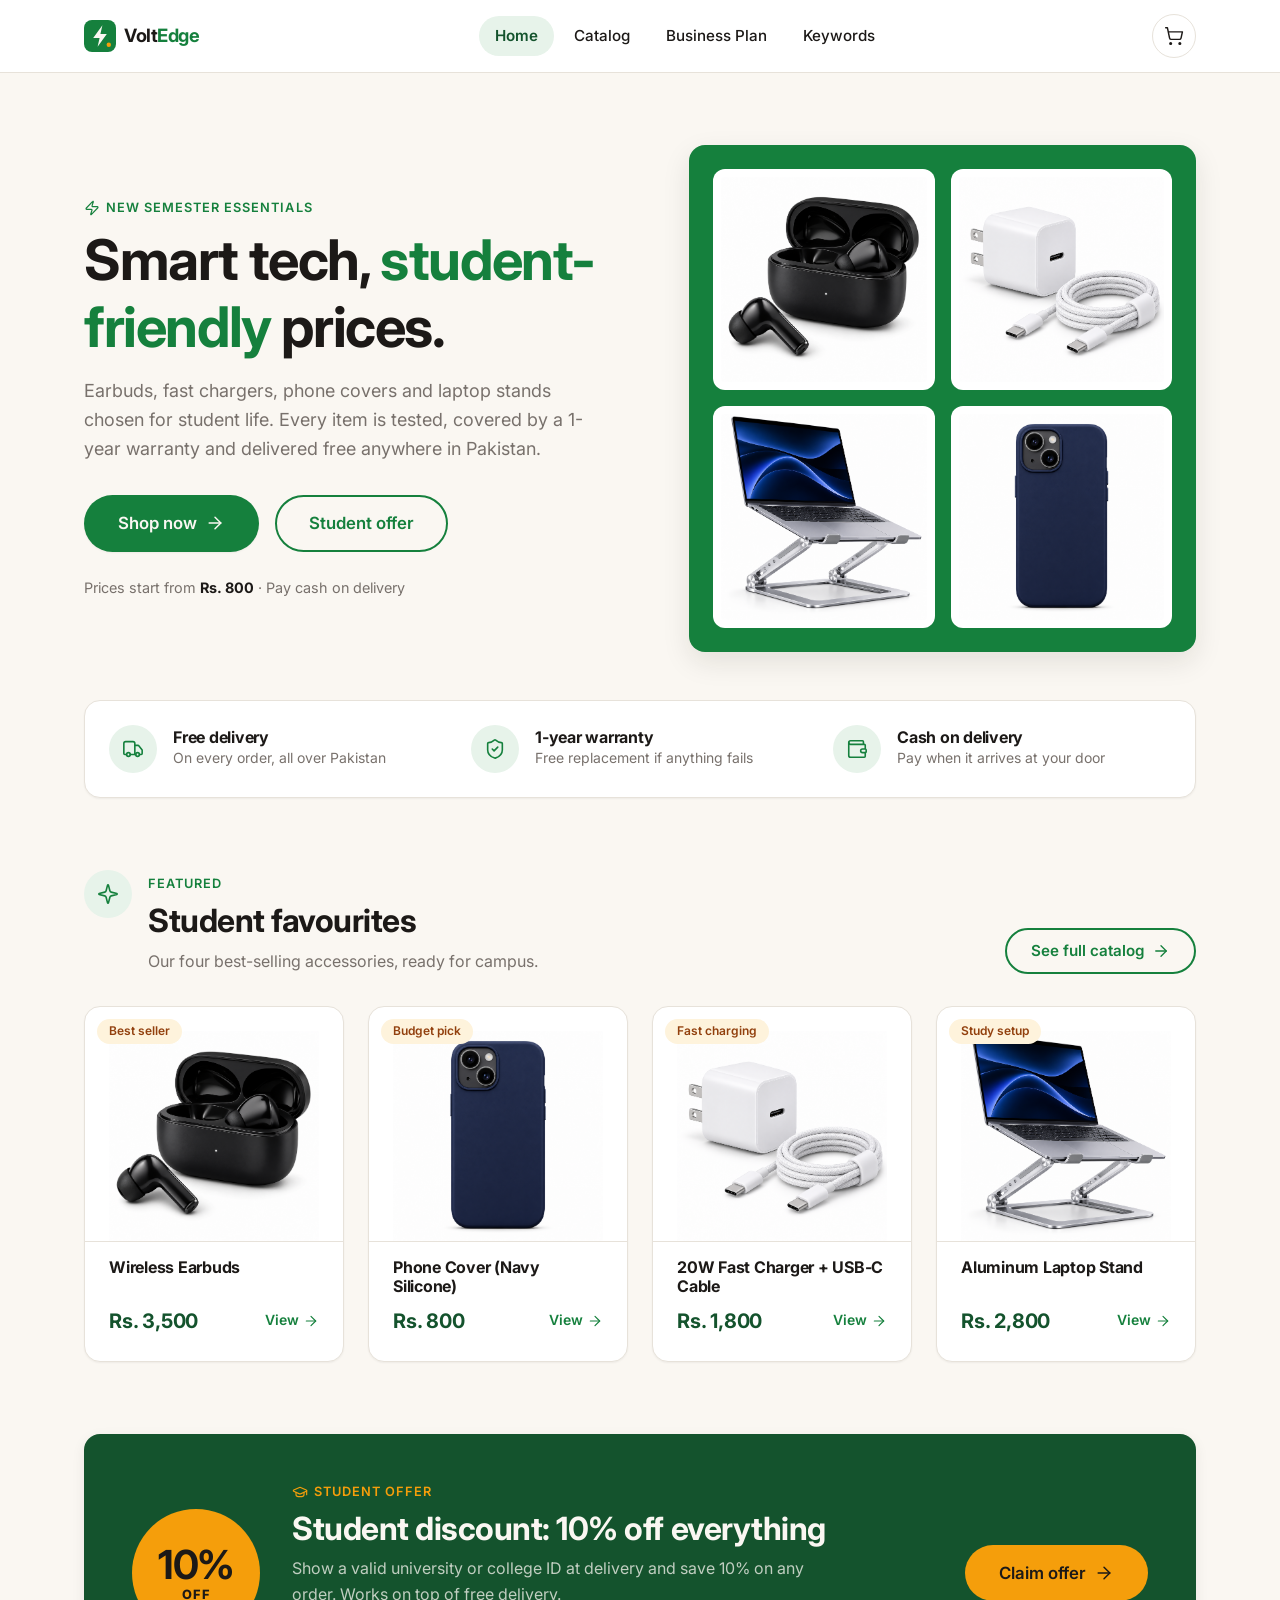
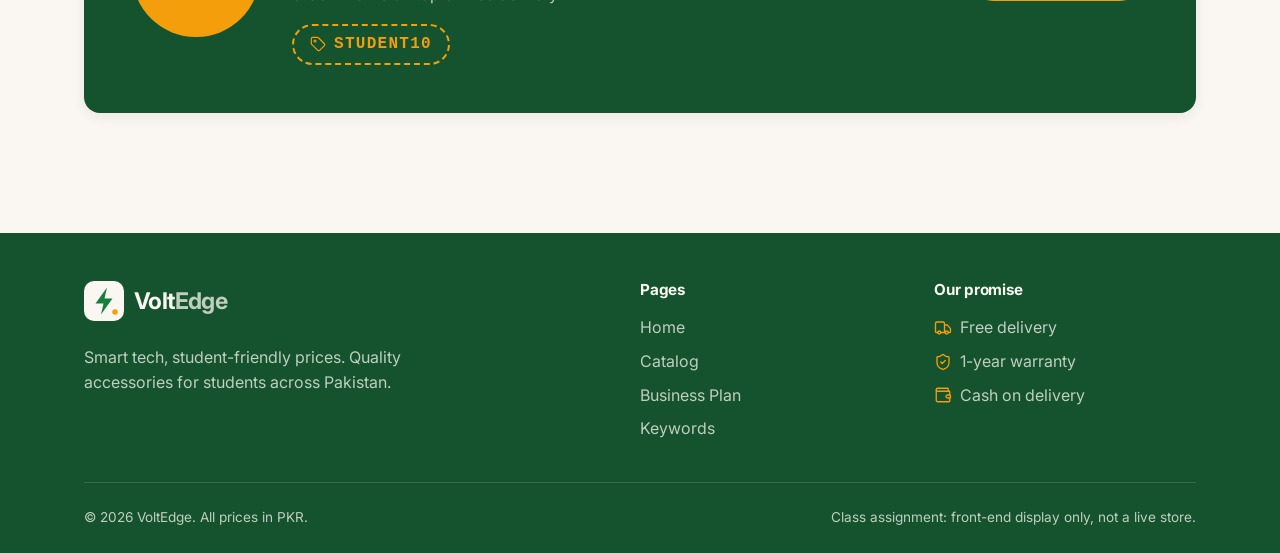
<file: index.html>
<!DOCTYPE html>
<!--
  =====================================================================
  VoltEdge — index.html (Home page)
  ---------------------------------------------------------------------
  Landing page of the store. Sections, top to bottom:
    1. Hero          – headline, short pitch, "Shop now" button,
                       2x2 collage of the four products
    2. Trust badges  – Free delivery, 1-year warranty, Cash on delivery
    3. Featured      – product strip rendered from js/products.js
    4. Student offer – student-discount banner with promo code
  Header, footer and icons (<span data-icon>) are filled by js/main.js.
  =====================================================================
-->
<html lang="en">
<head>
  <meta charset="UTF-8" />
  <meta name="viewport" content="width=device-width, initial-scale=1.0" />
  <title>VoltEdge | Smart tech, student-friendly prices</title>
  <meta name="description" content="VoltEdge: affordable tech accessories for students in Pakistan. Earbuds, chargers, phone covers and laptop stands." />
  <meta name="theme-color" content="#15803D" />

  <!-- Favicon: the VoltEdge logo mark -->
  <link rel="icon" href="images/favicon.svg" type="image/svg+xml" />

  <!-- Inter font (falls back to the system font stack if offline) -->
  <link rel="preconnect" href="https://fonts.googleapis.com" />
  <link rel="preconnect" href="https://fonts.gstatic.com" crossorigin />
  <link href="https://fonts.googleapis.com/css2?family=Inter:wght@400;500;600;700;800&display=swap" rel="stylesheet" />

  <!-- Shared stylesheet -->
  <link rel="stylesheet" href="css/style.css" />
</head>
<body>

  <!-- Shared header/nav (filled by main.js) -->
  <header id="site-header"></header>

  <main id="main">

    <!-- =============================================================
         1. HERO
         Left: headline, pitch, buttons. Right: product collage.
         ============================================================= -->
    <section class="hero">
      <div class="container hero-grid">
        <div>
          <span class="eyebrow"><span data-icon="zap" data-size="16"></span>New semester essentials</span>
          <h1>Smart tech, <span class="highlight">student-friendly</span> prices.</h1>
          <p class="hero-pitch">
            Earbuds, fast chargers, phone covers and laptop stands chosen for
            student life. Every item is tested, covered by a 1-year warranty and
            delivered free anywhere in Pakistan.
          </p>
          <div class="hero-actions">
            <a class="btn btn-primary btn-lg" href="catalog.html">Shop now <span data-icon="arrowRight" data-size="20"></span></a>
            <a class="btn btn-outline btn-lg" href="#student-offer">Student offer</a>
          </div>
          <p class="hero-note">Prices start from <strong>Rs. 800</strong> &middot; Pay cash on delivery</p>
        </div>

        <!-- Product collage (the four store products) -->
        <div class="hero-collage">
          <img src="images/earbuds.png" alt="Black wireless earbuds with their open charging case" width="400" height="400" />
          <img src="images/charger-20w.png" alt="White 20W USB-C charger with a braided cable" width="400" height="400" />
          <img src="images/laptop-stand.png" alt="Silver aluminum laptop stand holding a laptop" width="400" height="400" />
          <img src="images/phone-cover.png" alt="Navy silicone phone cover" width="400" height="400" />
        </div>
      </div>
    </section>

    <!-- =============================================================
         2. TRUST BADGES
         Three store promises, each icon in a tinted circle.
         ============================================================= -->
    <section class="trust" aria-label="Why shop with VoltEdge">
      <div class="container">
        <div class="card trust-grid">
          <div class="trust-item">
            <span class="icon-circle"><span data-icon="truck" data-size="22"></span></span>
            <div>
              <h3>Free delivery</h3>
              <p>On every order, all over Pakistan</p>
            </div>
          </div>
          <div class="trust-item">
            <span class="icon-circle"><span data-icon="shield" data-size="22"></span></span>
            <div>
              <h3>1-year warranty</h3>
              <p>Free replacement if anything fails</p>
            </div>
          </div>
          <div class="trust-item">
            <span class="icon-circle"><span data-icon="wallet" data-size="22"></span></span>
            <div>
              <h3>Cash on delivery</h3>
              <p>Pay when it arrives at your door</p>
            </div>
          </div>
        </div>
      </div>
    </section>

    <!-- =============================================================
         3. FEATURED PRODUCTS STRIP
         Cards are generated by renderFeatured() in js/main.js from the
         PRODUCTS list in js/products.js.
         ============================================================= -->
    <section class="section section-featured">
      <div class="container">
        <div class="section-head section-head-row">
          <div class="heading-with-icon">
            <span class="icon-circle"><span data-icon="sparkles" data-size="22"></span></span>
            <div>
              <span class="eyebrow">Featured</span>
              <h2>Student favourites</h2>
              <p>Our four best-selling accessories, ready for campus.</p>
            </div>
          </div>
          <a class="btn btn-outline" href="catalog.html">See full catalog <span data-icon="arrowRight" data-size="18"></span></a>
        </div>
        <div class="featured-strip" id="featured-products"></div>
      </div>
    </section>

    <!-- =============================================================
         4. STUDENT DISCOUNT BANNER
         ============================================================= -->
    <section class="section section-tight-top" id="student-offer">
      <div class="container">
        <div class="student-banner">
          <div class="discount-circle" aria-hidden="true">
            <div><strong>10%</strong><span>OFF</span></div>
          </div>
          <div>
            <span class="eyebrow"><span data-icon="graduationCap" data-size="16"></span>Student offer</span>
            <h2>Student discount: 10% off everything</h2>
            <p>Show a valid university or college ID at delivery and save 10% on
              any order. Works on top of free delivery.</p>
            <span class="promo-code"><span data-icon="tag" data-size="16"></span>STUDENT10</span>
          </div>
          <a class="btn btn-accent btn-lg" href="catalog.html">Claim offer <span data-icon="arrowRight" data-size="20"></span></a>
        </div>
      </div>
    </section>

  </main>

  <!-- Shared footer (filled by main.js) -->
  <footer id="site-footer"></footer>

  <!-- Scripts: icons, product data, then shared behaviour -->
  <script src="js/icons.js"></script>
  <script src="js/products.js"></script>
  <script src="js/main.js"></script>
</body>
</html>
</file>
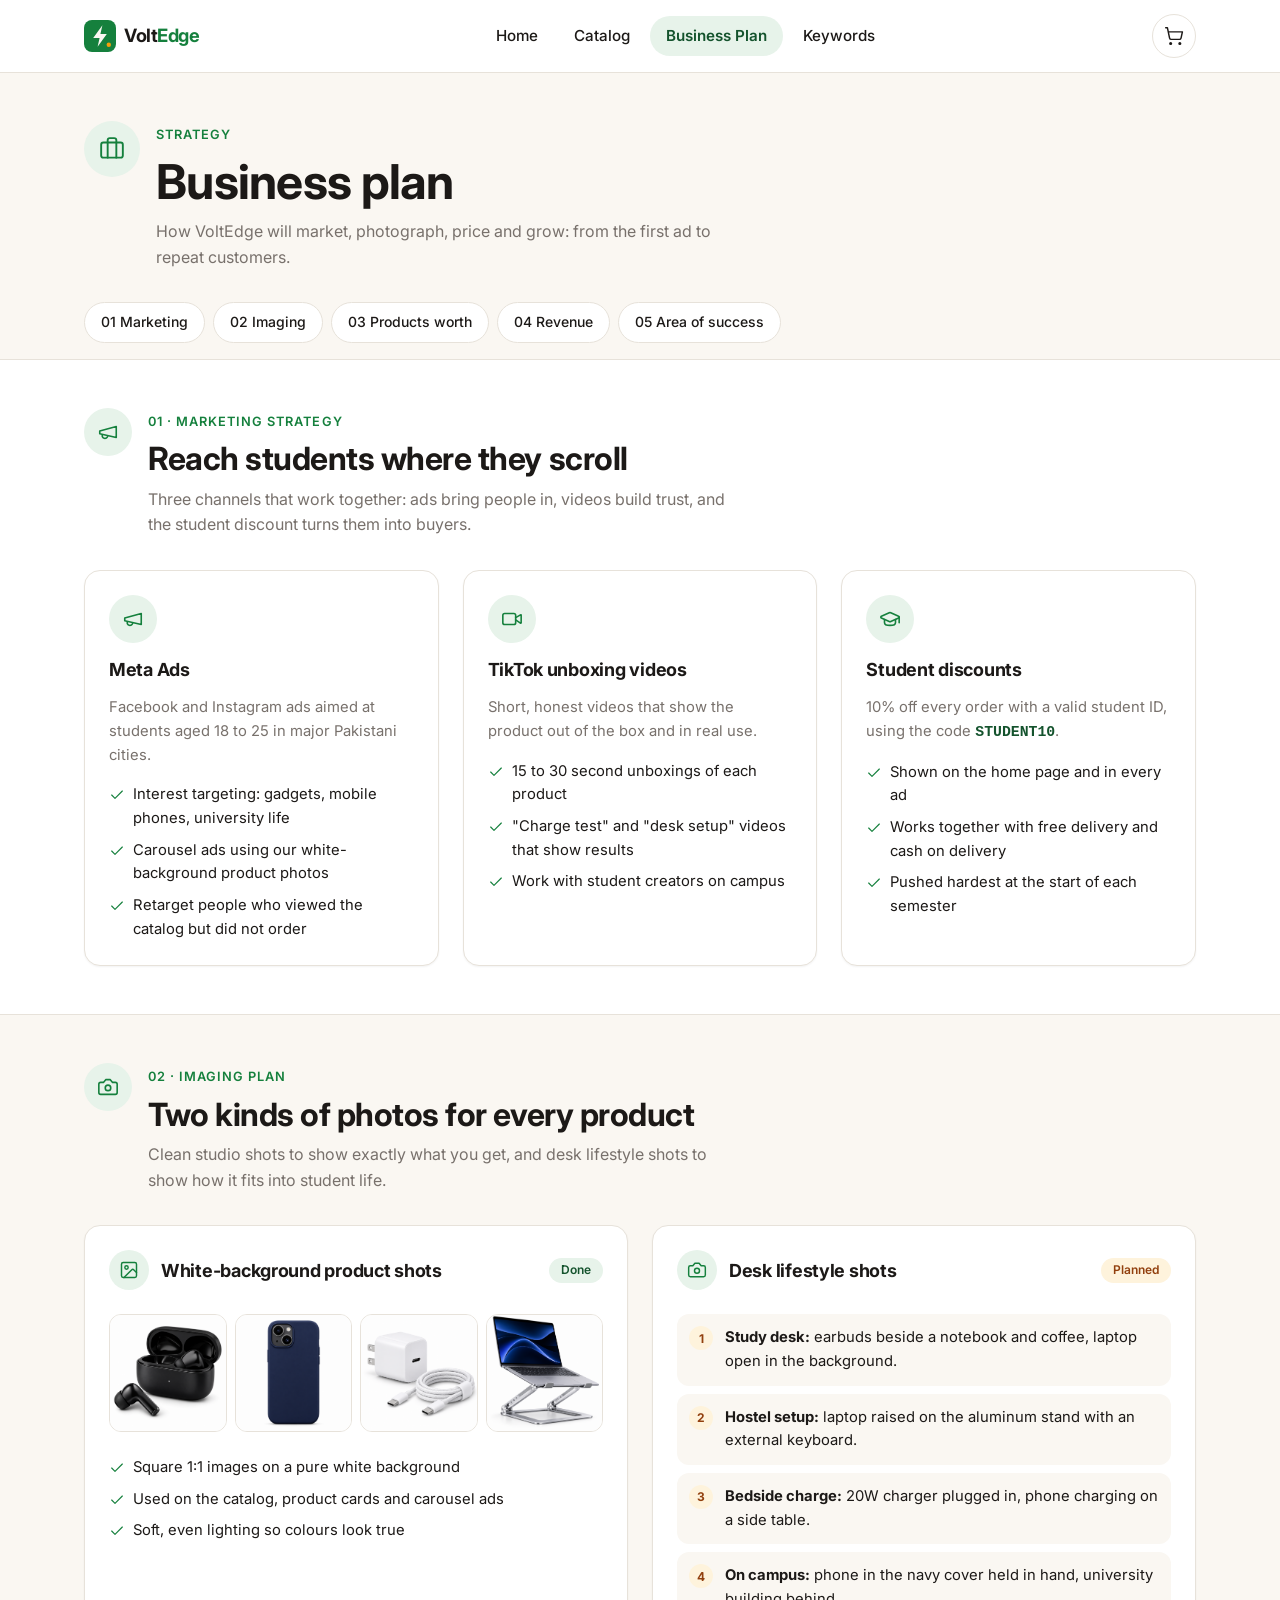
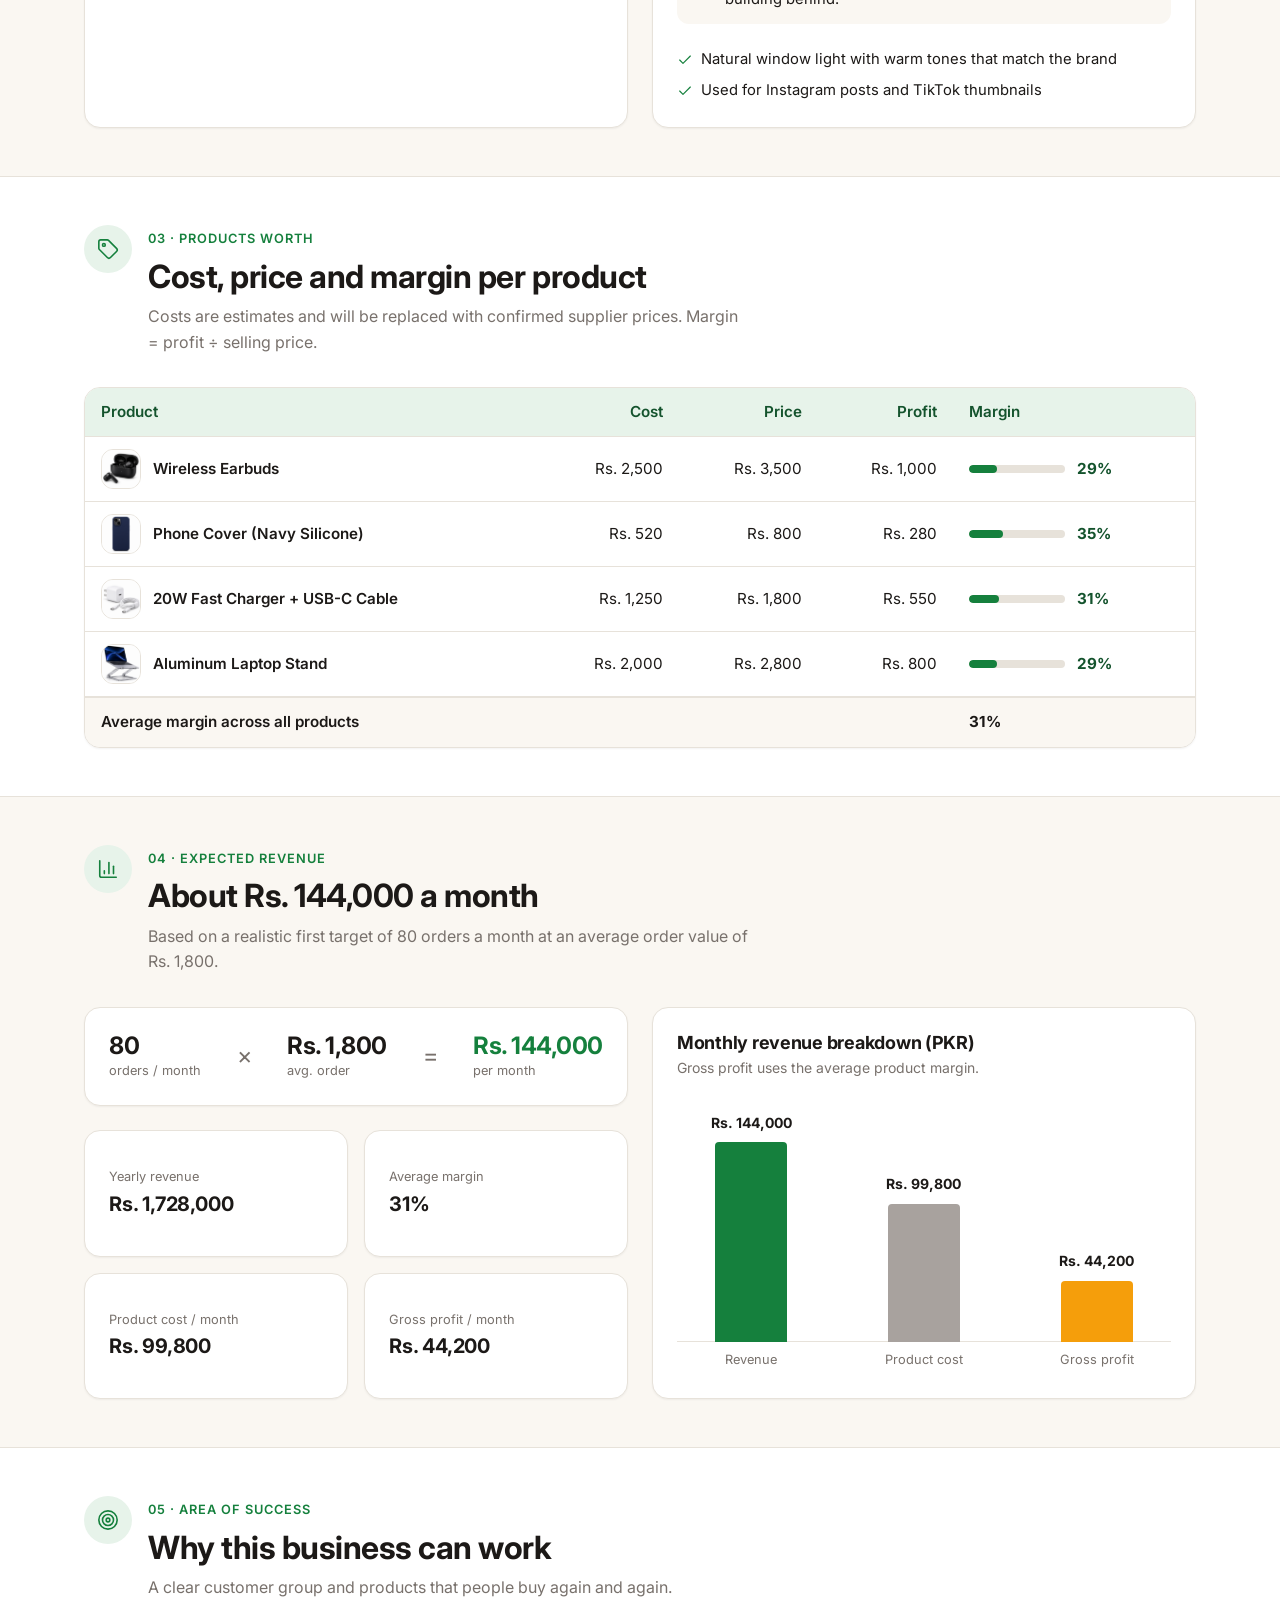
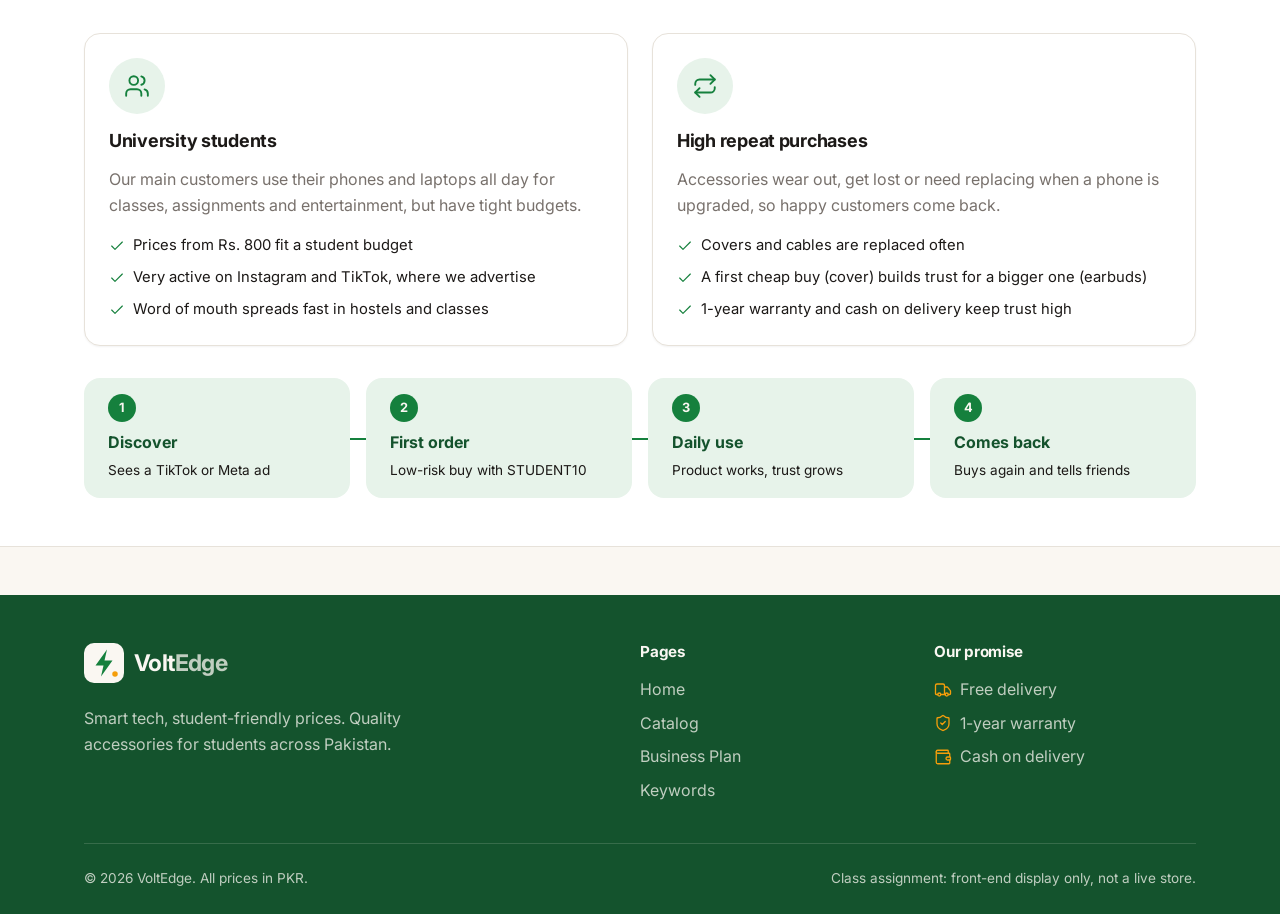
<file: business.html>
<!DOCTYPE html>
<!--
  =====================================================================
  VoltEdge — business.html (Business plan)
  ---------------------------------------------------------------------
  The store's business plan in five numbered sections:
    01 Marketing strategy  – Meta Ads, TikTok unboxing videos,
                             student discounts
    02 Imaging plan        – white-background product shots and desk
                             lifestyle shots
    03 Products worth      – table of cost, price, profit, margin
                             (filled by js/business.js from products.js)
    04 Expected revenue    – 80 orders x Rs. 1,800 per month, with a
                             pure-CSS bar chart (sized by business.js)
    05 Area of success     – university students, high repeat purchases
  Header, footer and icons (<span data-icon>) are filled by js/main.js.
  =====================================================================
-->
<html lang="en">
<head>
  <meta charset="UTF-8" />
  <meta name="viewport" content="width=device-width, initial-scale=1.0" />
  <title>Business Plan | VoltEdge</title>
  <meta name="description" content="VoltEdge business plan: marketing strategy, imaging plan, product margins and expected revenue." />
  <meta name="theme-color" content="#15803D" />

  <!-- Favicon: the VoltEdge logo mark -->
  <link rel="icon" href="images/favicon.svg" type="image/svg+xml" />

  <!-- Inter font (falls back to the system font stack if offline) -->
  <link rel="preconnect" href="https://fonts.googleapis.com" />
  <link rel="preconnect" href="https://fonts.gstatic.com" crossorigin />
  <link href="https://fonts.googleapis.com/css2?family=Inter:wght@400;500;600;700;800&display=swap" rel="stylesheet" />

  <!-- Shared stylesheet -->
  <link rel="stylesheet" href="css/style.css" />
</head>
<body>

  <!-- Shared header/nav (filled by main.js) -->
  <header id="site-header"></header>

  <main id="main">
    <!-- Page intro -->
    <section class="page-hero">
      <div class="container heading-with-icon">
        <span class="icon-circle icon-circle-lg"><span data-icon="briefcase" data-size="26"></span></span>
        <div>
          <span class="eyebrow">Strategy</span>
          <h1>Business plan</h1>
          <p>How VoltEdge will market, photograph, price and grow: from the
            first ad to repeat customers.</p>
        </div>
      </div>
    </section>

    <!-- "On this page" jump links to each section -->
    <nav class="container toc" aria-label="On this page">
      <a href="#marketing">01 Marketing</a>
      <a href="#imaging">02 Imaging</a>
      <a href="#worth">03 Products worth</a>
      <a href="#revenue">04 Revenue</a>
      <a href="#success">05 Area of success</a>
    </nav>

    <!-- =============================================================
         01. MARKETING STRATEGY
         Three channels, each in its own card.
         ============================================================= -->
    <section class="section plan-section" id="marketing">
      <div class="container">
        <div class="section-head heading-with-icon">
          <span class="icon-circle"><span data-icon="megaphone" data-size="22"></span></span>
          <div>
            <span class="eyebrow">01 &middot; Marketing strategy</span>
            <h2>Reach students where they scroll</h2>
            <p>Three channels that work together: ads bring people in, videos
              build trust, and the student discount turns them into buyers.</p>
          </div>
        </div>

        <div class="plan-grid">
          <!-- Meta Ads -->
          <article class="card card-hover plan-card">
            <span class="icon-circle"><span data-icon="megaphone" data-size="22"></span></span>
            <h3>Meta Ads</h3>
            <p class="muted">Facebook and Instagram ads aimed at students aged 18 to 25 in
              major Pakistani cities.</p>
            <ul class="check-list">
              <li><span data-icon="check" data-size="16"></span>Interest targeting: gadgets, mobile phones, university life</li>
              <li><span data-icon="check" data-size="16"></span>Carousel ads using our white-background product photos</li>
              <li><span data-icon="check" data-size="16"></span>Retarget people who viewed the catalog but did not order</li>
            </ul>
          </article>

          <!-- TikTok -->
          <article class="card card-hover plan-card">
            <span class="icon-circle"><span data-icon="video" data-size="22"></span></span>
            <h3>TikTok unboxing videos</h3>
            <p class="muted">Short, honest videos that show the product out of the box and
              in real use.</p>
            <ul class="check-list">
              <li><span data-icon="check" data-size="16"></span>15 to 30 second unboxings of each product</li>
              <li><span data-icon="check" data-size="16"></span>"Charge test" and "desk setup" videos that show results</li>
              <li><span data-icon="check" data-size="16"></span>Work with student creators on campus</li>
            </ul>
          </article>

          <!-- Student discounts -->
          <article class="card card-hover plan-card">
            <span class="icon-circle"><span data-icon="graduationCap" data-size="22"></span></span>
            <h3>Student discounts</h3>
            <p class="muted">10% off every order with a valid student ID, using the code
              <strong class="code">STUDENT10</strong>.</p>
            <ul class="check-list">
              <li><span data-icon="check" data-size="16"></span>Shown on the home page and in every ad</li>
              <li><span data-icon="check" data-size="16"></span>Works together with free delivery and cash on delivery</li>
              <li><span data-icon="check" data-size="16"></span>Pushed hardest at the start of each semester</li>
            </ul>
          </article>
        </div>
      </div>
    </section>

    <!-- =============================================================
         02. IMAGING PLAN
         Left: white-background shots (done). Right: lifestyle shots
         (planned shot list).
         ============================================================= -->
    <section class="section plan-section" id="imaging">
      <div class="container">
        <div class="section-head heading-with-icon">
          <span class="icon-circle"><span data-icon="camera" data-size="22"></span></span>
          <div>
            <span class="eyebrow">02 &middot; Imaging plan</span>
            <h2>Two kinds of photos for every product</h2>
            <p>Clean studio shots to show exactly what you get, and desk lifestyle
              shots to show how it fits into student life.</p>
          </div>
        </div>

        <div class="imaging-grid">
          <!-- White-background product shots -->
          <article class="card imaging-card">
            <div class="imaging-head">
              <span class="icon-circle icon-circle-sm"><span data-icon="image" data-size="20"></span></span>
              <h3>White-background product shots</h3>
              <span class="badge">Done</span>
            </div>
            <div class="shot-grid">
              <img src="images/earbuds.png" alt="Studio shot: black wireless earbuds and case on white" width="200" height="200" loading="lazy" />
              <img src="images/phone-cover.png" alt="Studio shot: navy silicone phone cover on white" width="200" height="200" loading="lazy" />
              <img src="images/charger-20w.png" alt="Studio shot: white 20W charger and cable on white" width="200" height="200" loading="lazy" />
              <img src="images/laptop-stand.png" alt="Studio shot: silver laptop stand with laptop on white" width="200" height="200" loading="lazy" />
            </div>
            <ul class="check-list">
              <li><span data-icon="check" data-size="16"></span>Square 1:1 images on a pure white background</li>
              <li><span data-icon="check" data-size="16"></span>Used on the catalog, product cards and carousel ads</li>
              <li><span data-icon="check" data-size="16"></span>Soft, even lighting so colours look true</li>
            </ul>
          </article>

          <!-- Desk lifestyle shots -->
          <article class="card imaging-card">
            <div class="imaging-head">
              <span class="icon-circle icon-circle-sm"><span data-icon="camera" data-size="20"></span></span>
              <h3>Desk lifestyle shots</h3>
              <span class="badge badge-accent">Planned</span>
            </div>
            <ol class="shot-list">
              <li>
                <strong>Study desk:</strong> earbuds beside a notebook and coffee,
                laptop open in the background.
              </li>
              <li>
                <strong>Hostel setup:</strong> laptop raised on the aluminum stand
                with an external keyboard.
              </li>
              <li>
                <strong>Bedside charge:</strong> 20W charger plugged in, phone
                charging on a side table.
              </li>
              <li>
                <strong>On campus:</strong> phone in the navy cover held in hand,
                university building behind.
              </li>
            </ol>
            <ul class="check-list">
              <li><span data-icon="check" data-size="16"></span>Natural window light with warm tones that match the brand</li>
              <li><span data-icon="check" data-size="16"></span>Used for Instagram posts and TikTok thumbnails</li>
            </ul>
          </article>
        </div>
      </div>
    </section>

    <!-- =============================================================
         03. PRODUCTS WORTH
         Rows are generated by renderWorthTable() in js/business.js.
         ============================================================= -->
    <section class="section plan-section" id="worth">
      <div class="container">
        <div class="section-head heading-with-icon">
          <span class="icon-circle"><span data-icon="tag" data-size="22"></span></span>
          <div>
            <span class="eyebrow">03 &middot; Products worth</span>
            <h2>Cost, price and margin per product</h2>
            <p>Costs are estimates and will be replaced with confirmed supplier
              prices. Margin = profit &divide; selling price.</p>
          </div>
        </div>

        <div class="table-wrap">
          <table class="worth-table stack-table">
            <caption class="sr-only">Cost, selling price, profit and margin for each product, in PKR</caption>
            <thead>
              <tr>
                <th scope="col">Product</th>
                <th scope="col" class="num">Cost</th>
                <th scope="col" class="num">Price</th>
                <th scope="col" class="num">Profit</th>
                <th scope="col">Margin</th>
              </tr>
            </thead>
            <tbody id="worth-body"></tbody>
            <tfoot id="worth-foot"></tfoot>
          </table>
        </div>
      </div>
    </section>

    <!-- =============================================================
         04. EXPECTED REVENUE
         Numbers are filled by renderRevenue() in js/business.js into
         elements marked data-fill="...". The bar chart is pure CSS:
         each .bar gets a --h height from business.js.
         ============================================================= -->
    <section class="section plan-section" id="revenue">
      <div class="container">
        <div class="section-head heading-with-icon">
          <span class="icon-circle"><span data-icon="barChart" data-size="22"></span></span>
          <div>
            <span class="eyebrow">04 &middot; Expected revenue</span>
            <h2>About <span data-fill="revenue">Rs. 144,000</span> a month</h2>
            <p>Based on a realistic first target of 80 orders a month at an
              average order value of Rs. 1,800.</p>
          </div>
        </div>

        <div class="revenue-grid">
          <!-- Left: the formula and key figures -->
          <div class="revenue-figures">
            <div class="card formula">
              <span class="formula-part"><strong data-fill="orders">80</strong><small>orders / month</small></span>
              <span class="formula-op" aria-hidden="true">&times;</span>
              <span class="formula-part"><strong data-fill="aov">Rs. 1,800</strong><small>avg. order</small></span>
              <span class="formula-op formula-eq" aria-hidden="true">=</span>
              <span class="formula-part formula-result"><strong data-fill="revenue">Rs. 144,000</strong><small>per month</small></span>
            </div>

            <div class="stat-grid">
              <div class="card stat">
                <small>Yearly revenue</small>
                <strong data-fill="yearly">Rs. 1,728,000</strong>
              </div>
              <div class="card stat">
                <small>Average margin</small>
                <strong data-fill="avg-margin">31%</strong>
              </div>
              <div class="card stat">
                <small>Product cost / month</small>
                <strong data-fill="product-cost">&nbsp;</strong>
              </div>
              <div class="card stat">
                <small>Gross profit / month</small>
                <strong data-fill="gross-profit">&nbsp;</strong>
              </div>
            </div>
          </div>

          <!-- Right: pure-CSS bar chart -->
          <figure class="card chart-card">
            <figcaption>
              <h3>Monthly revenue breakdown (PKR)</h3>
              <p class="muted">Gross profit uses the average product margin.</p>
            </figcaption>
            <div class="bar-chart">
              <div class="bar" data-bar="revenue" data-label="Revenue" tabindex="0">
                <span class="bar-value"></span>
                <span class="bar-fill"></span>
                <span class="bar-label">Revenue</span>
              </div>
              <div class="bar bar-muted" data-bar="cost" data-label="Product cost" tabindex="0">
                <span class="bar-value"></span>
                <span class="bar-fill"></span>
                <span class="bar-label">Product cost</span>
              </div>
              <div class="bar" data-bar="profit" data-label="Gross profit" tabindex="0">
                <span class="bar-value"></span>
                <span class="bar-fill"></span>
                <span class="bar-label">Gross profit</span>
              </div>
            </div>
          </figure>
        </div>
      </div>
    </section>

    <!-- =============================================================
         05. AREA OF SUCCESS
         Two strengths, then the repeat-purchase loop.
         ============================================================= -->
    <section class="section plan-section" id="success">
      <div class="container">
        <div class="section-head heading-with-icon">
          <span class="icon-circle"><span data-icon="target" data-size="22"></span></span>
          <div>
            <span class="eyebrow">05 &middot; Area of success</span>
            <h2>Why this business can work</h2>
            <p>A clear customer group and products that people buy again and again.</p>
          </div>
        </div>

        <div class="success-grid">
          <!-- University students -->
          <article class="card success-card">
            <span class="icon-circle icon-circle-lg"><span data-icon="users" data-size="26"></span></span>
            <h3>University students</h3>
            <p class="muted">Our main customers use their phones and laptops all day for
              classes, assignments and entertainment, but have tight budgets.</p>
            <ul class="check-list">
              <li><span data-icon="check" data-size="16"></span>Prices from Rs. 800 fit a student budget</li>
              <li><span data-icon="check" data-size="16"></span>Very active on Instagram and TikTok, where we advertise</li>
              <li><span data-icon="check" data-size="16"></span>Word of mouth spreads fast in hostels and classes</li>
            </ul>
          </article>

          <!-- High repeat purchases -->
          <article class="card success-card">
            <span class="icon-circle icon-circle-lg"><span data-icon="repeat" data-size="26"></span></span>
            <h3>High repeat purchases</h3>
            <p class="muted">Accessories wear out, get lost or need replacing when a
              phone is upgraded, so happy customers come back.</p>
            <ul class="check-list">
              <li><span data-icon="check" data-size="16"></span>Covers and cables are replaced often</li>
              <li><span data-icon="check" data-size="16"></span>A first cheap buy (cover) builds trust for a bigger one (earbuds)</li>
              <li><span data-icon="check" data-size="16"></span>1-year warranty and cash on delivery keep trust high</li>
            </ul>
          </article>
        </div>

        <!-- Repeat-purchase loop: four steps -->
        <ol class="loop" aria-label="Repeat purchase loop">
          <li><span class="loop-num">1</span><strong>Discover</strong><small>Sees a TikTok or Meta ad</small></li>
          <li><span class="loop-num">2</span><strong>First order</strong><small>Low-risk buy with STUDENT10</small></li>
          <li><span class="loop-num">3</span><strong>Daily use</strong><small>Product works, trust grows</small></li>
          <li><span class="loop-num">4</span><strong>Comes back</strong><small>Buys again and tells friends</small></li>
        </ol>
      </div>
    </section>
  </main>

  <!-- Shared footer (filled by main.js) -->
  <footer id="site-footer"></footer>

  <!-- Scripts: icons, product data, shared behaviour, then business page -->
  <script src="js/icons.js"></script>
  <script src="js/products.js"></script>
  <script src="js/main.js"></script>
  <script src="js/business.js"></script>
</body>
</html>
</file>
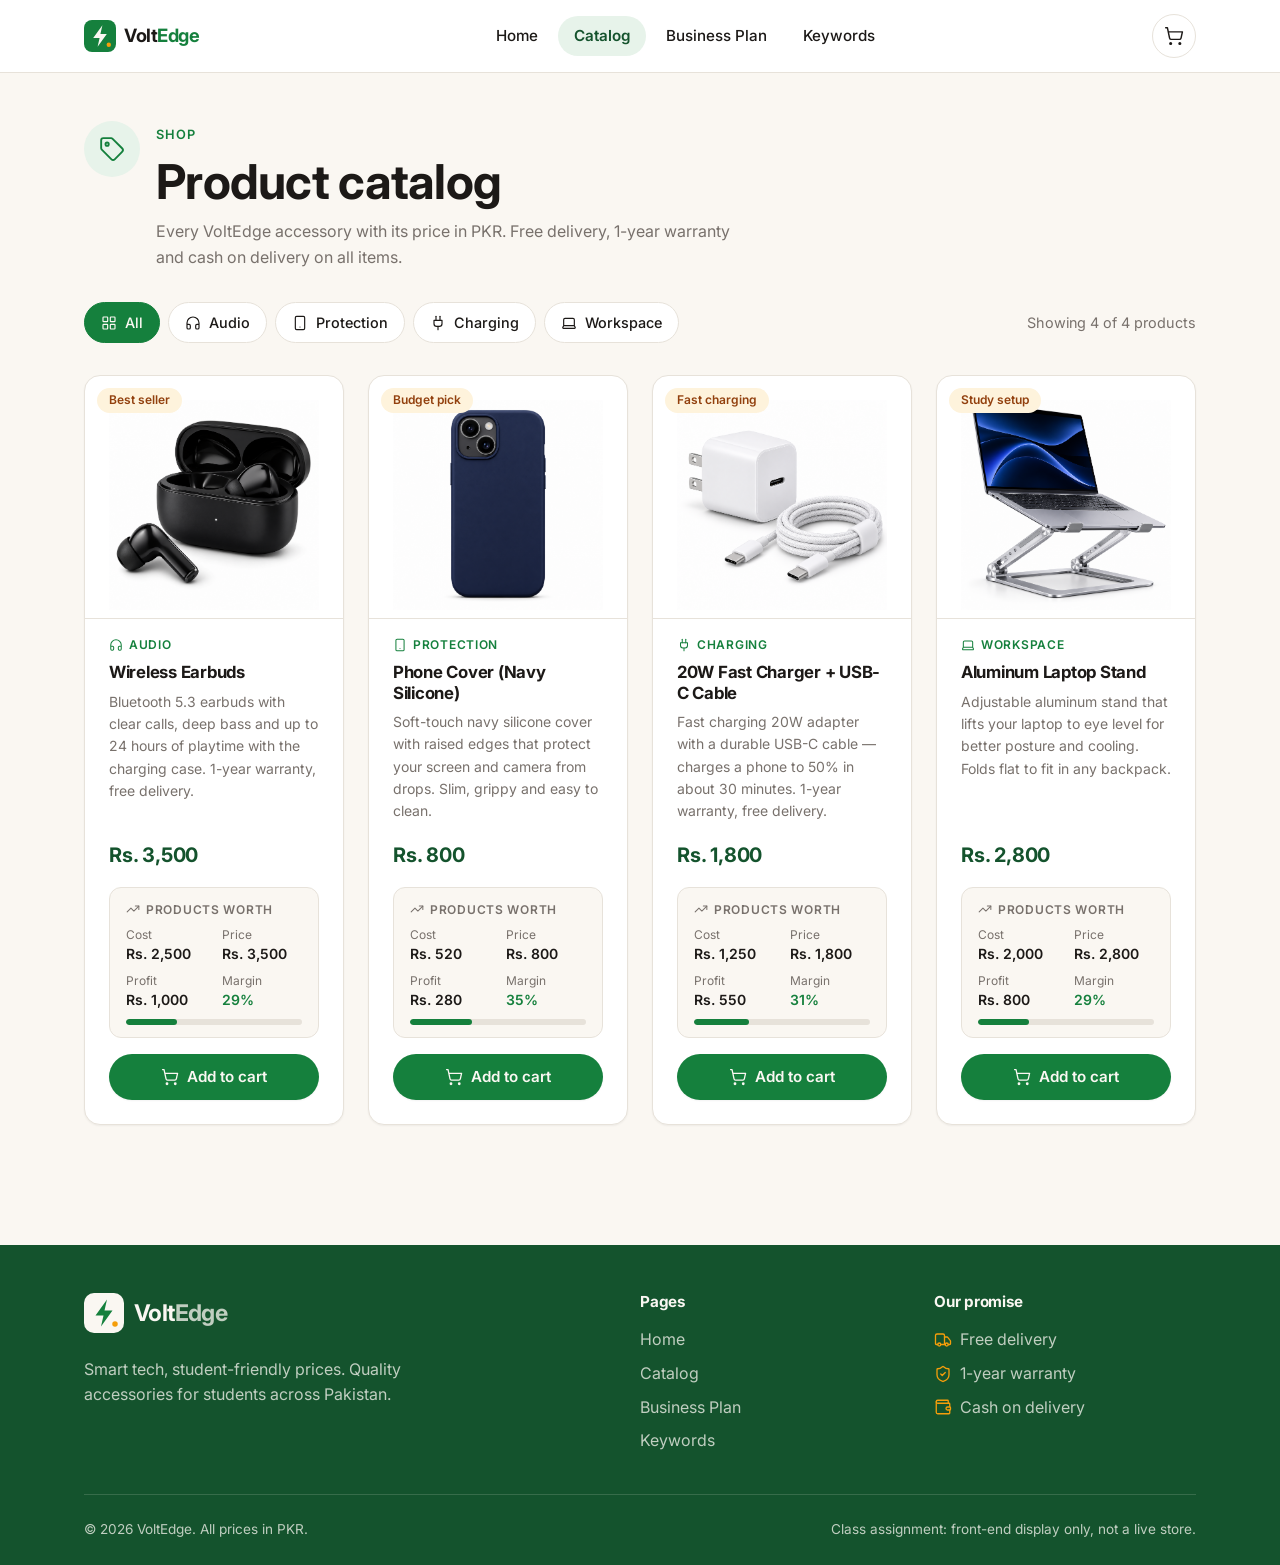
<file: catalog.html>
<!DOCTYPE html>
<!--
  =====================================================================
  VoltEdge — catalog.html (Product catalog)
  ---------------------------------------------------------------------
  Grid of all four products, rendered by js/catalog.js from
  js/products.js. Each card shows the image, category, name,
  description, PKR price, a "Products worth" block (cost, price,
  profit, margin) and an "Add to cart" button that updates the header
  cart counter. A filter bar narrows the grid by category.
  Each card has an id (e.g. #earbuds) so home-page links land on it.
  Header, footer and icons (<span data-icon>) are filled by js/main.js.
  =====================================================================
-->
<html lang="en">
<head>
  <meta charset="UTF-8" />
  <meta name="viewport" content="width=device-width, initial-scale=1.0" />
  <title>Catalog | VoltEdge</title>
  <meta name="description" content="Browse VoltEdge tech accessories: wireless earbuds, phone covers, 20W chargers and laptop stands, priced in PKR." />
  <meta name="theme-color" content="#15803D" />

  <!-- Favicon: the VoltEdge logo mark -->
  <link rel="icon" href="images/favicon.svg" type="image/svg+xml" />

  <!-- Inter font (falls back to the system font stack if offline) -->
  <link rel="preconnect" href="https://fonts.googleapis.com" />
  <link rel="preconnect" href="https://fonts.gstatic.com" crossorigin />
  <link href="https://fonts.googleapis.com/css2?family=Inter:wght@400;500;600;700;800&display=swap" rel="stylesheet" />

  <!-- Shared stylesheet -->
  <link rel="stylesheet" href="css/style.css" />
</head>
<body>

  <!-- Shared header/nav (filled by main.js) -->
  <header id="site-header"></header>

  <main id="main">
    <!-- Page intro -->
    <section class="page-hero">
      <div class="container heading-with-icon">
        <span class="icon-circle icon-circle-lg"><span data-icon="tag" data-size="26"></span></span>
        <div>
          <span class="eyebrow">Shop</span>
          <h1>Product catalog</h1>
          <p>Every VoltEdge accessory with its price in PKR. Free delivery,
            1-year warranty and cash on delivery on all items.</p>
        </div>
      </div>
    </section>

    <section class="section section-tight-top">
      <div class="container">
        <!-- Filter bar: chips built by catalog.js from CATEGORIES -->
        <div class="filter-bar">
          <div class="filter-chips" id="filter-chips" role="group" aria-label="Filter by category"></div>
          <p class="filter-count" id="filter-count" aria-live="polite"></p>
        </div>

        <!-- Product grid: cards built by catalog.js from PRODUCTS -->
        <div class="catalog-grid" id="catalog-grid"></div>
      </div>
    </section>
  </main>

  <!-- Shared footer (filled by main.js) -->
  <footer id="site-footer"></footer>

  <!-- Scripts: icons, product data, shared behaviour, then catalog page -->
  <script src="js/icons.js"></script>
  <script src="js/products.js"></script>
  <script src="js/main.js"></script>
  <script src="js/catalog.js"></script>
</body>
</html>
</file>
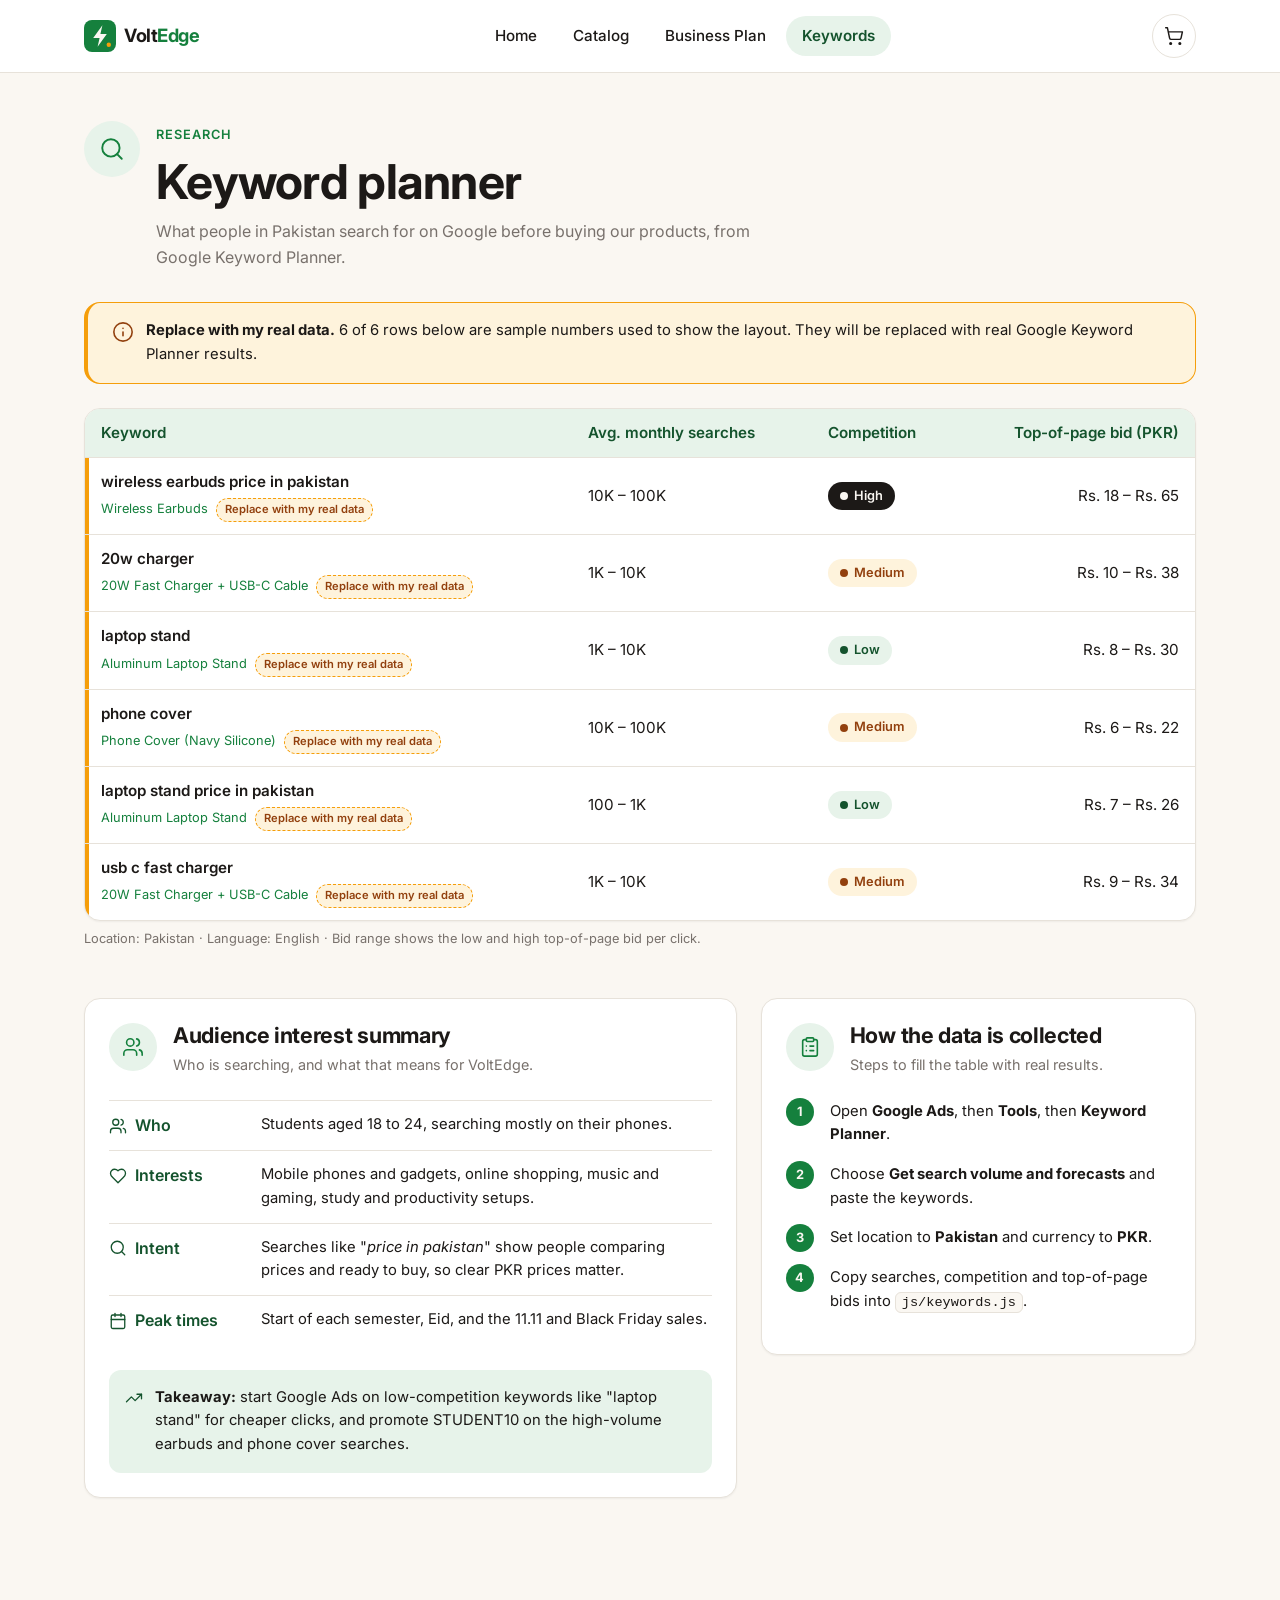
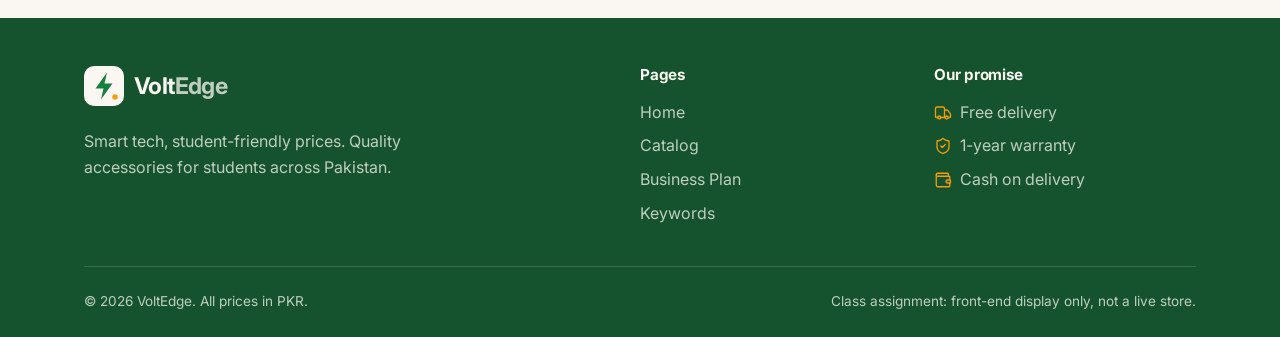
<file: keywords.html>
<!DOCTYPE html>
<!--
  =====================================================================
  VoltEdge — keywords.html (Keyword planner)
  ---------------------------------------------------------------------
  Google Keyword Planner research for the store:
    1. Sample-data notice (hides itself once all rows are real data)
    2. Results table: keyword, avg. monthly searches, competition,
       top-of-page bid (PKR). Rows come from js/keywords.js.
    3. Audience interest summary box
    4. Short "how to get the real data" steps
  Header, footer and icons (<span data-icon>) are filled by js/main.js.
  =====================================================================
-->
<html lang="en">
<head>
  <meta charset="UTF-8" />
  <meta name="viewport" content="width=device-width, initial-scale=1.0" />
  <title>Keyword Planner | VoltEdge</title>
  <meta name="description" content="Google Keyword Planner research for VoltEdge tech accessories in Pakistan." />
  <meta name="theme-color" content="#15803D" />

  <!-- Favicon: the VoltEdge logo mark -->
  <link rel="icon" href="images/favicon.svg" type="image/svg+xml" />

  <!-- Inter font (falls back to the system font stack if offline) -->
  <link rel="preconnect" href="https://fonts.googleapis.com" />
  <link rel="preconnect" href="https://fonts.gstatic.com" crossorigin />
  <link href="https://fonts.googleapis.com/css2?family=Inter:wght@400;500;600;700;800&display=swap" rel="stylesheet" />

  <!-- Shared stylesheet -->
  <link rel="stylesheet" href="css/style.css" />
</head>
<body>

  <!-- Shared header/nav (filled by main.js) -->
  <header id="site-header"></header>

  <main id="main">
    <!-- Page intro -->
    <section class="page-hero">
      <div class="container heading-with-icon">
        <span class="icon-circle icon-circle-lg"><span data-icon="search" data-size="26"></span></span>
        <div>
          <span class="eyebrow">Research</span>
          <h1>Keyword planner</h1>
          <p>What people in Pakistan search for on Google before buying our
            products, from Google Keyword Planner.</p>
        </div>
      </div>
    </section>

    <section class="section section-tight-top">
      <div class="container">

        <!-- =========================================================
             1. SAMPLE-DATA NOTICE
             keywords.js fills the count and hides this when no sample
             rows are left.
             ========================================================= -->
        <div class="notice" id="sample-notice" role="note">
          <span data-icon="info" data-size="22"></span>
          <p><strong>Replace with my real data.</strong>
            <span data-sample-count>6 of 6</span> rows below are sample numbers
            used to show the layout. They will be replaced with real Google
            Keyword Planner results.</p>
        </div>

        <!-- =========================================================
             2. RESULTS TABLE
             Rows are generated by renderKeywordTable() in keywords.js.
             ========================================================= -->
        <div class="table-wrap">
          <table class="keyword-table stack-table">
            <caption class="sr-only">Google Keyword Planner results for Pakistan: average monthly searches, competition and top-of-page bid in PKR</caption>
            <thead>
              <tr>
                <th scope="col">Keyword</th>
                <th scope="col">Avg. monthly searches</th>
                <th scope="col">Competition</th>
                <th scope="col" class="num">Top-of-page bid (PKR)</th>
              </tr>
            </thead>
            <tbody id="keyword-body"></tbody>
          </table>
        </div>
        <p class="table-note">Location: Pakistan &middot; Language: English &middot;
          Bid range shows the low and high top-of-page bid per click.</p>

        <!-- =========================================================
             3. AUDIENCE INTEREST SUMMARY + 4. HOW-TO STEPS
             ========================================================= -->
        <div class="keyword-grid">

          <!-- Audience interest summary box -->
          <article class="card audience-box">
            <div class="audience-head">
              <span class="icon-circle"><span data-icon="users" data-size="22"></span></span>
              <div>
                <h2>Audience interest summary</h2>
                <p class="muted">Who is searching, and what that means for VoltEdge.</p>
              </div>
            </div>

            <dl class="audience-list">
              <div>
                <dt><span data-icon="users" data-size="18"></span>Who</dt>
                <dd>Students aged 18 to 24, searching mostly on their phones.</dd>
              </div>
              <div>
                <dt><span data-icon="heart" data-size="18"></span>Interests</dt>
                <dd>Mobile phones and gadgets, online shopping, music and gaming,
                  study and productivity setups.</dd>
              </div>
              <div>
                <dt><span data-icon="search" data-size="18"></span>Intent</dt>
                <dd>Searches like "<em>price in pakistan</em>" show people comparing
                  prices and ready to buy, so clear PKR prices matter.</dd>
              </div>
              <div>
                <dt><span data-icon="calendar" data-size="18"></span>Peak times</dt>
                <dd>Start of each semester, Eid, and the 11.11 and Black Friday sales.</dd>
              </div>
            </dl>

            <div class="audience-takeaway">
              <span data-icon="trendingUp" data-size="18"></span>
              <p><strong>Takeaway:</strong> start Google Ads on low-competition
                keywords like "laptop stand" for cheaper clicks, and promote
                STUDENT10 on the high-volume earbuds and phone cover searches.</p>
            </div>
          </article>

          <!-- How to get the real data -->
          <article class="card howto">
            <div class="audience-head">
              <span class="icon-circle"><span data-icon="clipboard" data-size="22"></span></span>
              <div>
                <h2>How the data is collected</h2>
                <p class="muted">Steps to fill the table with real results.</p>
              </div>
            </div>
            <ol class="howto-steps">
              <li>Open <strong>Google Ads</strong>, then <strong>Tools</strong>, then <strong>Keyword Planner</strong>.</li>
              <li>Choose <strong>Get search volume and forecasts</strong> and paste the keywords.</li>
              <li>Set location to <strong>Pakistan</strong> and currency to <strong>PKR</strong>.</li>
              <li>Copy searches, competition and top-of-page bids into <code>js/keywords.js</code>.</li>
            </ol>
          </article>
        </div>
      </div>
    </section>
  </main>

  <!-- Shared footer (filled by main.js) -->
  <footer id="site-footer"></footer>

  <!-- Scripts: icons, product data, shared behaviour, then keyword page -->
  <script src="js/icons.js"></script>
  <script src="js/products.js"></script>
  <script src="js/main.js"></script>
  <script src="js/keywords.js"></script>
</body>
</html>
</file>
<file: css/style.css>
/* =====================================================================
   VoltEdge — style.css
   ---------------------------------------------------------------------
   The single stylesheet for every page of the VoltEdge Tech Accessories
   Store (class assignment front-end). Sections:
     1. Design tokens (colors, 8px spacing scale, radii, shadows)
     2. Reset & base styles
     3. Layout helpers (container, sections, headings with icons)
     4. Components (icons, buttons, cards, badges, price, tables)
     5. Shared header (logo, nav, cart button, mini-cart)
     6. Shared footer
     7. Page intro
     8. Home page (hero, trust badges, featured strip, student banner)
     9. Catalog page (filter bar, product cards, "Products worth")
    10. Business plan page (sections, table, CSS bar chart, loop)
    11. Keyword planner page (notice, keyword table, audience summary)
    12. Responsive rules (tablet & phone)
   Rules: NO blue, pink or purple; NO emoji (icons come from js/icons.js);
   one border radius per component type; subtle shadows; flat colors.
   ===================================================================== */


/* ---------------------------------------------------------------------
   1. DESIGN TOKENS
   --------------------------------------------------------------------- */
:root {
  /* Brand palette (from the assignment brief) */
  --bg: #FAF7F2;            /* warm cream page background */
  --surface: #FFFFFF;       /* cards, header, tables */
  --ink: #1C1917;           /* main text: warm charcoal */
  --muted: #78716C;         /* secondary text */
  --primary: #15803D;       /* forest green: main brand color */
  --primary-dark: #14532D;  /* darker green: hover, footer, banner */
  --accent: #F59E0B;        /* amber: badges, focus ring, highlights */

  /* Tints derived from the palette (still green / amber / warm grey) */
  --primary-soft: #E7F3EA;  /* pale green: icon circles, active rows */
  --accent-soft: #FEF3DC;   /* pale amber: tag badges */
  --accent-ink: #92400E;    /* deep amber text, readable on pale amber */
  --border: #E7E2DA;        /* warm light border */
  --cream-70: rgba(250, 247, 242, 0.75); /* cream text on dark green */

  /* Typography */
  --font: "Inter", system-ui, -apple-system, "Segoe UI", Roboto,
          "Helvetica Neue", Arial, sans-serif;

  /* Spacing scale: strict 8px grid */
  --space-1: 8px;
  --space-2: 16px;
  --space-3: 24px;
  --space-4: 32px;
  --space-5: 48px;
  --space-6: 72px;

  /* One radius per component type */
  --radius-btn: 999px;   /* buttons, pills, badges, filter chips */
  --radius-card: 16px;   /* cards, panels, tables, banner */
  --radius-tile: 12px;   /* images inside panels, small tiles */
  --radius-icon: 50%;    /* icon circles */

  /* Subtle shadows only */
  --shadow-sm: 0 1px 2px rgba(28, 25, 23, 0.05);
  --shadow: 0 4px 14px rgba(28, 25, 23, 0.07);
  --shadow-lg: 0 10px 28px rgba(28, 25, 23, 0.10);

  /* Motion */
  --ease: 0.2s ease;

  /* Layout */
  --container: 1160px;
  --header-h: 72px;
}


/* ---------------------------------------------------------------------
   2. RESET & BASE STYLES
   --------------------------------------------------------------------- */
*,
*::before,
*::after {
  box-sizing: border-box;
}

html {
  scroll-behavior: smooth;
  /* Anchor jumps (catalog.html#earbuds) stop below the sticky header */
  scroll-padding-top: calc(var(--header-h) + var(--space-3));
}

body {
  margin: 0;
  font-family: var(--font);
  font-size: 1rem;
  line-height: 1.6;
  color: var(--ink);
  background: var(--bg);
  -webkit-font-smoothing: antialiased;
  /* Footer sits at the bottom even on short pages */
  min-height: 100vh;
  display: flex;
  flex-direction: column;
}

main {
  flex: 1;
}

h1, h2, h3, h4 {
  margin: 0 0 var(--space-2);
  line-height: 1.2;
  font-weight: 700;
  letter-spacing: -0.015em;
}

h1 { font-size: clamp(2rem, 4vw, 3rem); }
h2 { font-size: clamp(1.5rem, 3vw, 2rem); }
h3 { font-size: 1.125rem; }

p {
  margin: 0 0 var(--space-2);
}

a {
  color: var(--primary);
  text-decoration: none;
  transition: color var(--ease);
}

a:hover {
  color: var(--primary-dark);
}

img {
  max-width: 100%;
  height: auto;
  display: block;
}

button {
  font: inherit;
}

/* Amber keyboard focus ring on every focusable element */
:focus-visible {
  outline: 3px solid var(--accent);
  outline-offset: 3px;
}

.muted {
  color: var(--muted);
}

/* Text only for screen readers */
.sr-only {
  position: absolute;
  width: 1px;
  height: 1px;
  overflow: hidden;
  clip: rect(0 0 0 0);
  white-space: nowrap;
}


/* ---------------------------------------------------------------------
   3. LAYOUT HELPERS
   --------------------------------------------------------------------- */

/* Centered page-width wrapper */
.container {
  width: 100%;
  max-width: var(--container);
  margin: 0 auto;
  padding: 0 var(--space-3);
}

/* Vertical rhythm for page sections */
.section {
  padding: var(--space-6) 0;
}

.section-tight-top {
  padding-top: 0;
}

/* Featured strip sits close under the trust badges */
.section-featured {
  padding-top: var(--space-3);
}

/* "Skip to content" link: hidden until it gets keyboard focus */
.skip-link {
  position: absolute;
  top: -48px;
  left: var(--space-2);
  z-index: 100;
  padding: 8px 16px;
  border-radius: var(--radius-btn);
  background: var(--primary);
  color: var(--bg);
  font-weight: 600;
  transition: top var(--ease);
}

.skip-link:focus {
  top: var(--space-1);
  color: var(--bg);
}

/* Section title block */
.section-head {
  margin-bottom: var(--space-4);
}

.section-head p {
  color: var(--muted);
  max-width: 60ch;
  margin: 0;
}

/* Heading row: title on the left, button on the right */
.section-head-row {
  display: flex;
  align-items: flex-end;
  justify-content: space-between;
  gap: var(--space-2);
  flex-wrap: wrap;
}

/* Heading with a tinted icon circle on its left */
.heading-with-icon {
  display: flex;
  align-items: flex-start;
  gap: var(--space-2);
}

.heading-with-icon h1,
.heading-with-icon h2 {
  margin-bottom: var(--space-1);
}

/* Small uppercase label above headings */
.eyebrow {
  display: inline-flex;
  align-items: center;
  gap: 6px;
  font-size: 0.8rem;
  font-weight: 600;
  text-transform: uppercase;
  letter-spacing: 0.08em;
  color: var(--primary);
  margin-bottom: var(--space-1);
}


/* ---------------------------------------------------------------------
   4. COMPONENTS
   --------------------------------------------------------------------- */

/* ---- 4a. Icons ---- */
/* Inline SVGs from icons.js line up with text */
.icon {
  display: inline-block;
  flex-shrink: 0;
  vertical-align: middle;
}

/* Placeholder spans (data-icon) behave like the icon they hold */
[data-icon] {
  display: inline-flex;
}

/* Soft tinted circle that holds an icon */
.icon-circle {
  display: inline-grid;
  place-items: center;
  flex-shrink: 0;
  width: 48px;
  height: 48px;
  border-radius: var(--radius-icon);
  background: var(--primary-soft);
  color: var(--primary);
}

.icon-circle-sm {
  width: 40px;
  height: 40px;
}

.icon-circle-lg {
  width: 56px;
  height: 56px;
}

/* ---- 4b. Buttons ---- */
.btn {
  display: inline-flex;
  align-items: center;
  justify-content: center;
  gap: var(--space-1);
  padding: 12px 24px;
  font-weight: 600;
  font-size: 0.95rem;
  line-height: 1.2;
  border: 2px solid transparent;
  border-radius: var(--radius-btn);
  cursor: pointer;
  text-decoration: none;
  transition: background var(--ease), color var(--ease),
              border-color var(--ease), box-shadow var(--ease),
              transform var(--ease);
}

.btn:hover {
  transform: translateY(-1px);
}

.btn:active {
  transform: translateY(0);
}

/* Arrow icons slide right a little on hover */
.btn .icon {
  transition: transform var(--ease);
}

.btn:hover [data-icon="arrowRight"] .icon,
.btn:hover .icon-arrow {
  transform: translateX(3px);
}

/* Main call-to-action: forest green */
.btn-primary {
  background: var(--primary);
  color: var(--bg);
  box-shadow: var(--shadow-sm);
}

.btn-primary:hover {
  background: var(--primary-dark);
  color: var(--bg);
  box-shadow: var(--shadow);
}

/* Secondary: outlined green */
.btn-outline {
  background: transparent;
  color: var(--primary);
  border-color: var(--primary);
}

.btn-outline:hover {
  background: var(--primary-soft);
  color: var(--primary-dark);
}

/* Attention button: amber with charcoal text */
.btn-accent {
  background: var(--accent);
  color: var(--ink);
}

.btn-accent:hover {
  background: #D97706; /* darker amber */
  color: var(--ink);
}

/* Quiet text-style button */
.btn-ghost {
  background: transparent;
  color: var(--muted);
  padding: 8px 16px;
}

.btn-ghost:hover {
  color: var(--ink);
  background: var(--bg);
}

.btn-lg {
  padding: 16px 32px;
  font-size: 1.05rem;
}

.btn-block {
  width: 100%;
}

/* Square icon-only button (cart, menu, close) */
.icon-btn {
  position: relative;
  display: inline-grid;
  place-items: center;
  width: 44px;
  height: 44px;
  border: 1px solid var(--border);
  border-radius: var(--radius-btn);
  background: var(--surface);
  color: var(--ink);
  cursor: pointer;
  transition: background var(--ease), border-color var(--ease), color var(--ease);
}

.icon-btn:hover {
  background: var(--primary-soft);
  border-color: var(--primary-soft);
  color: var(--primary-dark);
}

/* ---- 4c. Cards ---- */
.card {
  background: var(--surface);
  border: 1px solid var(--border);
  border-radius: var(--radius-card);
  box-shadow: var(--shadow-sm);
  padding: var(--space-3);
}

/* Cards that lift slightly on hover */
.card-hover {
  transition: box-shadow var(--ease), transform var(--ease);
}

.card-hover:hover {
  box-shadow: var(--shadow-lg);
  transform: translateY(-4px);
}

/* ---- 4d. Badges / pills ---- */
.badge {
  display: inline-flex;
  align-items: center;
  gap: 4px;
  padding: 4px 12px;
  font-size: 0.75rem;
  font-weight: 600;
  line-height: 1.4;
  border-radius: var(--radius-btn);
  background: var(--primary-soft);
  color: var(--primary-dark);
}

.badge-accent {
  background: var(--accent-soft);
  color: var(--accent-ink);
}

/* ---- 4e. Price ---- */
.price {
  font-size: 1.25rem;
  font-weight: 700;
  color: var(--primary-dark);
  letter-spacing: -0.01em;
}

/* ---- 4f. Tables (business plan & keyword planner) ---- */
.table-wrap {
  overflow-x: auto;              /* scroll sideways on small phones */
  background: var(--surface);
  border: 1px solid var(--border);
  border-radius: var(--radius-card);
  box-shadow: var(--shadow-sm);
}

table {
  width: 100%;
  border-collapse: collapse;
  font-size: 0.95rem;
}

th,
td {
  padding: 12px 16px;
  text-align: left;
  border-bottom: 1px solid var(--border);
  white-space: nowrap;
}

th {
  background: var(--primary-soft);
  color: var(--primary-dark);
  font-weight: 600;
}

tbody tr:last-child td {
  border-bottom: none;
}


/* ---------------------------------------------------------------------
   5. SHARED HEADER
   Markup is built by js/main.js inside <header id="site-header">.
   --------------------------------------------------------------------- */
.site-header {
  position: sticky;
  top: 0;
  z-index: 50;
  background: var(--surface);
  border-bottom: 1px solid var(--border);
}

.nav {
  position: relative;
  display: flex;
  align-items: center;
  justify-content: space-between;
  gap: var(--space-2);
  min-height: var(--header-h);
}

/* ---- 5a. Logo (inline SVG from main.js) ---- */
.logo {
  display: inline-flex;
  align-items: center;
  border-radius: var(--radius-tile);
}

.logo svg {
  height: 32px;
  width: auto;
}

/* ---- 5b. Navigation links ---- */
.nav-links {
  display: flex;
  align-items: center;
  gap: 4px;
  list-style: none;
  margin: 0;
  padding: 0;
}

.nav-links a {
  display: block;
  padding: 8px 16px;
  border-radius: var(--radius-btn);
  color: var(--ink);
  font-weight: 500;
  font-size: 0.95rem;
  transition: background var(--ease), color var(--ease);
}

.nav-links a:hover {
  background: var(--primary-soft);
  color: var(--primary-dark);
}

/* Current page (set by main.js) */
.nav-links a.active {
  background: var(--primary-soft);
  color: var(--primary-dark);
  font-weight: 600;
}

/* Right side: cart + mobile menu */
.nav-actions {
  display: flex;
  align-items: center;
  gap: var(--space-1);
}

/* Menu button only shows on phones */
.menu-toggle {
  display: none;
}

/* ---- 5c. Cart count badge (amber bubble on the cart icon) ---- */
.cart-count {
  position: absolute;
  top: -4px;
  right: -4px;
  display: grid;
  place-items: center;
  min-width: 20px;
  height: 20px;
  padding: 0 5px;
  border-radius: var(--radius-btn);
  background: var(--accent);
  color: var(--ink);
  font-size: 0.7rem;
  font-weight: 700;
  border: 2px solid var(--surface);
}

/* Hide the bubble when the cart is empty */
.cart-count[data-count="0"] {
  display: none;
}

/* Short "bump" when an item is added */
.cart-count.bump {
  animation: bump 0.35s ease;
}

@keyframes bump {
  50% { transform: scale(1.3); }
}

/* ---- 5d. Mini-cart dropdown ---- */
.mini-cart {
  position: absolute;
  top: calc(100% + var(--space-1));
  right: 0;
  width: 380px;
  max-width: calc(100vw - 2 * var(--space-2));
  background: var(--surface);
  border: 1px solid var(--border);
  border-radius: var(--radius-card);
  box-shadow: var(--shadow-lg);
  overflow: hidden;
}

.mini-cart[hidden] {
  display: none;
}

.mini-cart-head {
  display: flex;
  align-items: center;
  justify-content: space-between;
  padding: var(--space-2) var(--space-3);
  border-bottom: 1px solid var(--border);
}

.mini-cart-head h2 {
  font-size: 1.05rem;
  margin: 0;
}

.mini-cart-head .icon-btn {
  width: 36px;
  height: 36px;
  border: none;
}

/* Scrollable list of items */
.mini-cart-items {
  list-style: none;
  margin: 0;
  padding: var(--space-1) var(--space-3);
  max-height: 340px;
  overflow-y: auto;
}

.mini-cart-item {
  display: grid;
  grid-template-columns: 56px 1fr auto;
  gap: var(--space-2);
  align-items: center;
  padding: var(--space-2) 0;
  border-bottom: 1px solid var(--border);
}

.mini-cart-item:last-child {
  border-bottom: none;
}

.mini-cart-item img {
  width: 56px;
  height: 56px;
  object-fit: contain;
  border: 1px solid var(--border);
  border-radius: var(--radius-tile);
  background: var(--surface);
}

.mini-cart-name {
  font-weight: 600;
  font-size: 0.9rem;
  line-height: 1.3;
  margin-bottom: 4px;
}

.mini-cart-line {
  font-weight: 700;
  font-size: 0.9rem;
  text-align: right;
}

/* - 1 + quantity stepper */
.qty {
  display: inline-flex;
  align-items: center;
  gap: 4px;
  border: 1px solid var(--border);
  border-radius: var(--radius-btn);
  padding: 2px;
}

.qty button {
  display: grid;
  place-items: center;
  width: 24px;
  height: 24px;
  border: none;
  border-radius: var(--radius-btn);
  background: transparent;
  color: var(--ink);
  cursor: pointer;
  transition: background var(--ease);
}

.qty button:hover {
  background: var(--primary-soft);
}

.qty span {
  min-width: 20px;
  text-align: center;
  font-size: 0.85rem;
  font-weight: 600;
}

/* Remove (bin) button */
.remove-btn {
  display: inline-grid;
  place-items: center;
  margin-top: 6px;
  margin-left: auto;
  width: 28px;
  height: 28px;
  border: none;
  border-radius: var(--radius-btn);
  background: transparent;
  color: var(--muted);
  cursor: pointer;
  transition: background var(--ease), color var(--ease);
}

.remove-btn:hover {
  background: var(--accent-soft);
  color: var(--accent-ink);
}

/* Empty state */
.mini-cart-empty {
  padding: var(--space-4) var(--space-3);
  text-align: center;
  color: var(--muted);
}

.mini-cart-empty .icon-circle {
  margin-bottom: var(--space-2);
}

/* Total + actions */
.mini-cart-foot {
  padding: var(--space-2) var(--space-3) var(--space-3);
  border-top: 1px solid var(--border);
  background: var(--bg);
}

.mini-cart-total {
  display: flex;
  justify-content: space-between;
  align-items: baseline;
  margin-bottom: var(--space-2);
  font-weight: 600;
}

.mini-cart-actions {
  display: flex;
  gap: var(--space-1);
}

.mini-cart-actions .btn {
  flex: 1;
  padding: 10px 16px;
}

.mini-cart-note {
  margin: var(--space-2) 0 0;
  font-size: 0.8rem;
  color: var(--muted);
  text-align: center;
}


/* ---------------------------------------------------------------------
   6. SHARED FOOTER
   Dark green with cream text. Built by js/main.js.
   --------------------------------------------------------------------- */
.site-footer {
  background: var(--primary-dark);
  color: var(--cream-70);
  padding: var(--space-5) 0 var(--space-3);
  margin-top: var(--space-5);
}

.footer-grid {
  display: grid;
  gap: var(--space-4);
  grid-template-columns: 2fr 1fr 1fr;
}

/* Larger logo in the footer */
.site-footer .logo svg {
  height: 40px;
}

.site-footer h4 {
  color: var(--bg);
  font-size: 0.95rem;
  margin-bottom: var(--space-2);
}

.site-footer ul {
  list-style: none;
  margin: 0;
  padding: 0;
}

.site-footer li {
  margin-bottom: var(--space-1);
}

.site-footer a {
  color: var(--cream-70);
}

.site-footer a:hover {
  color: var(--accent);
}

/* Footer promise list: icon + text */
.footer-promise li {
  display: flex;
  align-items: center;
  gap: var(--space-1);
}

.footer-promise .icon {
  color: var(--accent);
}

.footer-tagline {
  margin-top: var(--space-2);
  max-width: 34ch;
}

.footer-bottom {
  margin-top: var(--space-4);
  padding-top: var(--space-3);
  border-top: 1px solid rgba(250, 247, 242, 0.15);
  font-size: 0.85rem;
  display: flex;
  flex-wrap: wrap;
  justify-content: space-between;
  gap: var(--space-1);
}


/* ---------------------------------------------------------------------
   7. PAGE INTRO
   --------------------------------------------------------------------- */
.page-hero {
  padding: var(--space-5) 0 var(--space-4);
}

.page-hero p {
  color: var(--muted);
  max-width: 60ch;
  margin: 0;
}


/* ---------------------------------------------------------------------
   8. HOME PAGE (index.html)
   --------------------------------------------------------------------- */

/* ---- 8a. Hero: text left, product collage right ---- */
.hero {
  padding: var(--space-6) 0 var(--space-5);
}

.hero-grid {
  display: grid;
  grid-template-columns: 1.1fr 1fr;
  gap: var(--space-5);
  align-items: center;
}

.hero h1 {
  font-size: clamp(2.25rem, 5vw, 3.5rem);
  letter-spacing: -0.025em;
}

/* Green highlight on a key phrase */
.hero h1 .highlight {
  color: var(--primary);
}

.hero-pitch {
  font-size: 1.125rem;
  color: var(--muted);
  max-width: 46ch;
  margin-bottom: var(--space-4);
}

.hero-actions {
  display: flex;
  flex-wrap: wrap;
  gap: var(--space-2);
}

.hero-note {
  margin: var(--space-3) 0 0;
  font-size: 0.9rem;
  color: var(--muted);
}

.hero-note strong {
  color: var(--ink);
}

/* 2x2 product collage on a green panel */
.hero-collage {
  display: grid;
  grid-template-columns: 1fr 1fr;
  gap: var(--space-2);
  padding: var(--space-3);
  background: var(--primary);
  border-radius: var(--radius-card);
  box-shadow: var(--shadow-lg);
}

.hero-collage img {
  width: 100%;
  aspect-ratio: 1 / 1;
  object-fit: contain;
  background: var(--surface);
  border-radius: var(--radius-tile);
  padding: var(--space-1);
}

/* ---- 8b. Trust badges ---- */
.trust {
  padding: 0 0 var(--space-5);
}

.trust-grid {
  display: grid;
  grid-template-columns: repeat(3, 1fr);
  gap: var(--space-3);
}

.trust-item {
  display: flex;
  align-items: center;
  gap: var(--space-2);
}

.trust-item h3 {
  margin: 0;
  font-size: 1rem;
}

.trust-item p {
  margin: 0;
  font-size: 0.875rem;
  color: var(--muted);
}

/* ---- 8c. Featured products strip ---- */
.featured-strip {
  display: grid;
  grid-template-columns: repeat(4, 1fr);
  gap: var(--space-3);
}

/* Whole card links to the product in the catalog */
.feature-card {
  position: relative;
  display: flex;
  flex-direction: column;
  background: var(--surface);
  border: 1px solid var(--border);
  border-radius: var(--radius-card);
  overflow: hidden;
  color: var(--ink);
  box-shadow: var(--shadow-sm);
  transition: box-shadow var(--ease), transform var(--ease);
}

.feature-card:hover {
  color: var(--ink);
  box-shadow: var(--shadow-lg);
  transform: translateY(-4px);
}

.feature-tag {
  position: absolute;
  top: 12px;
  left: 12px;
  z-index: 1;
}

.feature-img {
  padding: var(--space-3) var(--space-3) 0;
}

.feature-img img {
  width: 100%;
  aspect-ratio: 1 / 1;
  object-fit: contain;
  transition: transform 0.3s ease;
}

.feature-card:hover .feature-img img {
  transform: scale(1.04);
}

.feature-body {
  display: flex;
  flex-direction: column;
  flex: 1;
  padding: var(--space-2) var(--space-3) var(--space-3);
  border-top: 1px solid var(--border);
}

.feature-body h3 {
  font-size: 1rem;
  margin-bottom: var(--space-1);
  flex: 1;
}

.feature-foot {
  display: flex;
  align-items: center;
  justify-content: space-between;
  gap: var(--space-1);
}

.feature-link {
  display: inline-flex;
  align-items: center;
  gap: 4px;
  font-size: 0.875rem;
  font-weight: 600;
  color: var(--primary);
}

.feature-link .icon {
  transition: transform var(--ease);
}

.feature-card:hover .feature-link .icon {
  transform: translateX(3px);
}

/* ---- 8d. Student discount banner (flat dark green) ---- */
.student-banner {
  display: grid;
  grid-template-columns: auto 1fr auto;
  align-items: center;
  gap: var(--space-4);
  padding: var(--space-5);
  border-radius: var(--radius-card);
  background: var(--primary-dark);
  color: var(--bg);
  box-shadow: var(--shadow);
}

/* Amber "10% OFF" circle */
.discount-circle {
  display: grid;
  place-items: center;
  width: 128px;
  height: 128px;
  border-radius: var(--radius-icon);
  background: var(--accent);
  color: var(--ink);
  text-align: center;
  line-height: 1;
  font-weight: 800;
}

.discount-circle strong {
  display: block;
  font-size: 2.5rem;
  letter-spacing: -0.03em;
}

.discount-circle span {
  font-size: 0.8rem;
  letter-spacing: 0.12em;
}

.student-banner .eyebrow {
  color: var(--accent);
}

.student-banner h2 {
  color: var(--bg);
  margin-bottom: var(--space-1);
}

.student-banner p {
  color: var(--cream-70);
  margin: 0;
  max-width: 52ch;
}

/* Dashed coupon with the promo code */
.promo-code {
  display: inline-flex;
  align-items: center;
  gap: var(--space-1);
  margin-top: var(--space-2);
  padding: 6px 16px;
  border: 2px dashed var(--accent);
  border-radius: var(--radius-btn);
  font-family: ui-monospace, Menlo, Consolas, monospace;
  font-weight: 700;
  color: var(--accent);
  letter-spacing: 0.08em;
}


/* ---------------------------------------------------------------------
   9. CATALOG PAGE (catalog.html)
   --------------------------------------------------------------------- */

/* ---- 9a. Filter bar ---- */
.filter-bar {
  display: flex;
  flex-wrap: wrap;
  align-items: center;
  justify-content: space-between;
  gap: var(--space-2);
  margin-bottom: var(--space-4);
}

.filter-chips {
  display: flex;
  flex-wrap: wrap;
  gap: var(--space-1);
}

/* One filter button */
.chip {
  display: inline-flex;
  align-items: center;
  gap: var(--space-1);
  padding: 8px 16px;
  border: 1px solid var(--border);
  border-radius: var(--radius-btn);
  background: var(--surface);
  color: var(--ink);
  font-weight: 500;
  font-size: 0.9rem;
  cursor: pointer;
  transition: background var(--ease), color var(--ease), border-color var(--ease);
}

.chip:hover {
  border-color: var(--primary);
  color: var(--primary-dark);
}

/* Selected filter (aria-pressed is set by catalog.js) */
.chip[aria-pressed="true"] {
  background: var(--primary);
  border-color: var(--primary);
  color: var(--bg);
}

.filter-count {
  font-size: 0.9rem;
  color: var(--muted);
  margin: 0;
}

/* ---- 9b. Product grid: 4 / 2 / 1 columns ---- */
.catalog-grid {
  display: grid;
  grid-template-columns: repeat(4, 1fr);
  gap: var(--space-3);
}

/* ---- 9c. Product card ---- */
.product-card {
  position: relative;
  display: flex;
  flex-direction: column;
  background: var(--surface);
  border: 1px solid var(--border);
  border-radius: var(--radius-card);
  box-shadow: var(--shadow-sm);
  overflow: hidden;
  transition: box-shadow var(--ease), transform var(--ease);
}

.product-card:hover {
  box-shadow: var(--shadow-lg);
  transform: translateY(-4px);
}

/* Cards hidden by the filter */
.product-card[hidden] {
  display: none;
}

/* Brief amber glow when reached via catalog.html#id */
.product-card.highlight {
  animation: card-highlight 2.2s ease;
}

@keyframes card-highlight {
  0%, 60% {
    border-color: var(--accent);
    box-shadow: 0 0 0 4px var(--accent-soft), var(--shadow-lg);
  }
  100% {
    border-color: var(--border);
    box-shadow: var(--shadow-sm);
  }
}

.product-img {
  position: relative;
  padding: var(--space-3) var(--space-3) var(--space-1);
}

.product-img img {
  width: 100%;
  aspect-ratio: 1 / 1;
  object-fit: contain;
}

.product-img .badge {
  position: absolute;
  top: 12px;
  left: 12px;
}

.product-body {
  display: flex;
  flex-direction: column;
  flex: 1;
  padding: var(--space-2) var(--space-3) var(--space-3);
  border-top: 1px solid var(--border);
}

/* Small category line with its icon */
.product-category {
  display: inline-flex;
  align-items: center;
  gap: 6px;
  font-size: 0.75rem;
  font-weight: 600;
  text-transform: uppercase;
  letter-spacing: 0.06em;
  color: var(--primary);
  margin-bottom: var(--space-1);
}

.product-body h3 {
  font-size: 1.05rem;
  margin-bottom: var(--space-1);
}

.product-desc {
  font-size: 0.875rem;
  color: var(--muted);
  flex: 1;
}

.product-price {
  margin-bottom: var(--space-2);
}

/* "Added" state on the Add to cart button */
.btn.is-added {
  background: var(--primary-dark);
}

/* ---- 9d. "Products worth" block on each card ---- */
.worth {
  margin-bottom: var(--space-2);
  padding: 12px var(--space-2);
  border-radius: var(--radius-tile);
  background: var(--bg);
  border: 1px solid var(--border);
  font-size: 0.8rem;
}

.worth-title {
  display: flex;
  align-items: center;
  gap: 6px;
  margin: 0 0 var(--space-1);
  font-size: 0.75rem;
  font-weight: 600;
  text-transform: uppercase;
  letter-spacing: 0.06em;
  color: var(--muted);
}

/* 2x2 grid of pairs; each label sits above its value so nothing wraps */
.worth dl {
  display: grid;
  grid-template-columns: 1fr 1fr;
  gap: var(--space-1) var(--space-2);
  margin: 0;
}

.worth dt {
  color: var(--muted);
  font-size: 0.75rem;
  line-height: 1.3;
}

.worth dd {
  margin: 0;
  font-weight: 600;
  font-size: 0.875rem;
  white-space: nowrap;
}

/* Margin value in green to stand out */
.worth .worth-margin dd {
  color: var(--primary);
}

/* Margin % bar */
.margin-bar {
  margin-top: var(--space-1);
  height: 6px;
  border-radius: var(--radius-btn);
  background: var(--border);
  overflow: hidden;
}

.margin-bar span {
  display: block;
  height: 100%;
  border-radius: var(--radius-btn);
  background: var(--primary);
}


/* ---------------------------------------------------------------------
   10. BUSINESS PLAN PAGE (business.html)
   --------------------------------------------------------------------- */

/* ---- 10a. "On this page" jump links ---- */
.toc {
  display: flex;
  flex-wrap: wrap;
  gap: var(--space-1);
  margin-bottom: var(--space-2);
}

.toc a {
  padding: 8px 16px;
  border: 1px solid var(--border);
  border-radius: var(--radius-btn);
  background: var(--surface);
  color: var(--ink);
  font-size: 0.875rem;
  font-weight: 500;
  transition: border-color var(--ease), color var(--ease), background var(--ease);
}

.toc a:hover {
  border-color: var(--primary);
  color: var(--primary-dark);
  background: var(--primary-soft);
}

/* Plan sections are a little tighter than home sections */
.plan-section {
  padding: var(--space-5) 0;
}

/* Every other plan section sits on white to separate them */
.plan-section:nth-of-type(even) {
  background: var(--surface);
  border-top: 1px solid var(--border);
  border-bottom: 1px solid var(--border);
}

/* ---- 10b. Shared lists ---- */
/* Bullet list with green tick icons */
.check-list {
  list-style: none;
  margin: 0;
  padding: 0;
}

.check-list li {
  display: flex;
  align-items: flex-start;
  gap: var(--space-1);
  margin-bottom: var(--space-1);
  font-size: 0.925rem;
}

.check-list li:last-child {
  margin-bottom: 0;
}

.check-list [data-icon] {
  margin-top: 4px;
  color: var(--primary);
}

/* Inline promo code text */
.code {
  font-family: ui-monospace, Menlo, Consolas, monospace;
  color: var(--primary-dark);
}

/* ---- 10c. Marketing cards ---- */
.plan-grid {
  display: grid;
  grid-template-columns: repeat(3, 1fr);
  gap: var(--space-3);
}

.plan-card .icon-circle {
  margin-bottom: var(--space-2);
}

.plan-card > p {
  font-size: 0.925rem;
}

/* ---- 10d. Imaging plan ---- */
.imaging-grid {
  display: grid;
  grid-template-columns: 1fr 1fr;
  gap: var(--space-3);
}

.imaging-head {
  display: flex;
  align-items: center;
  gap: 12px;
  margin-bottom: var(--space-3);
}

.imaging-head h3 {
  margin: 0;
  flex: 1;
}

/* Four studio shots in a row */
.shot-grid {
  display: grid;
  grid-template-columns: repeat(4, 1fr);
  gap: var(--space-1);
  margin-bottom: var(--space-3);
}

.shot-grid img {
  width: 100%;
  aspect-ratio: 1 / 1;
  object-fit: contain;
  border: 1px solid var(--border);
  border-radius: var(--radius-tile);
  background: var(--surface);
}

/* Numbered lifestyle shot list */
.shot-list {
  counter-reset: shot;
  list-style: none;
  margin: 0 0 var(--space-3);
  padding: 0;
}

.shot-list li {
  counter-increment: shot;
  position: relative;
  padding: 12px 12px 12px 48px;
  margin-bottom: var(--space-1);
  border-radius: var(--radius-tile);
  background: var(--bg);
  font-size: 0.925rem;
}

/* Amber number circle before each shot */
.shot-list li::before {
  content: counter(shot);
  position: absolute;
  left: 12px;
  top: 12px;
  display: grid;
  place-items: center;
  width: 24px;
  height: 24px;
  border-radius: var(--radius-icon);
  background: var(--accent-soft);
  color: var(--accent-ink);
  font-size: 0.75rem;
  font-weight: 700;
}

/* ---- 10e. Products worth table ---- */
/* Number columns line up on the right */
.worth-table .num {
  text-align: right;
}

.table-product {
  display: flex;
  align-items: center;
  gap: 12px;
  font-weight: 600;
}

.table-product img {
  width: 40px;
  height: 40px;
  object-fit: contain;
  border: 1px solid var(--border);
  border-radius: var(--radius-tile);
  background: var(--surface);
}

/* Margin cell: small bar + percentage */
.table-margin {
  display: flex;
  align-items: center;
  gap: 12px;
}

.table-margin-bar {
  width: 96px;
  height: 8px;
  border-radius: var(--radius-btn);
  background: var(--border);
  overflow: hidden;
}

.table-margin-bar span {
  display: block;
  height: 100%;
  border-radius: var(--radius-btn);
  background: var(--primary);
}

.table-margin strong {
  color: var(--primary-dark);
}

/* Average row at the bottom */
.worth-table tfoot td {
  background: var(--bg);
  border-top: 2px solid var(--border);
  border-bottom: none;
  font-weight: 600;
}

/* ---- 10f. Expected revenue ---- */
.revenue-grid {
  display: grid;
  grid-template-columns: 1fr 1fr;
  gap: var(--space-3);
  align-items: stretch;
}

.revenue-figures {
  display: flex;
  flex-direction: column;
  gap: var(--space-3);
}

/* "80 x Rs. 1,800 = Rs. 144,000" */
.formula {
  display: flex;
  align-items: center;
  justify-content: space-between;
  flex-wrap: wrap;
  gap: var(--space-2);
}

.formula-part {
  display: flex;
  flex-direction: column;
}

.formula-part strong {
  font-size: 1.5rem;
  letter-spacing: -0.02em;
  line-height: 1.2;
}

.formula-part small {
  color: var(--muted);
  font-size: 0.8rem;
}

.formula-op {
  font-size: 1.5rem;
  color: var(--muted);
}

.formula-result strong {
  color: var(--primary);
}

/* 2x2 small stat tiles */
.stat-grid {
  display: grid;
  grid-template-columns: 1fr 1fr;
  gap: var(--space-2);
  flex: 1;
}

.stat {
  display: flex;
  flex-direction: column;
  justify-content: center;
  padding: var(--space-2) var(--space-3);
}

.stat small {
  color: var(--muted);
  font-size: 0.8rem;
}

.stat strong {
  font-size: 1.25rem;
  letter-spacing: -0.01em;
}

/* ---- 10g. Pure-CSS bar chart ----
   Each .bar is a column: value label, coloured fill, name label.
   The fill height is --h (0 to 1, set by business.js) x 200px.     */
.chart-card figcaption h3 {
  margin-bottom: 4px;
}

.chart-card figcaption p {
  font-size: 0.875rem;
  margin-bottom: var(--space-3);
}

.chart-card {
  margin: 0;
}

.bar-chart {
  display: grid;
  grid-template-columns: repeat(3, 1fr);
  gap: var(--space-3);
  align-items: end;
  padding-top: var(--space-1);
  /* Baseline the bars stand on */
  background: linear-gradient(var(--border), var(--border)) bottom 32px left 0 / 100% 1px no-repeat;
}

.bar {
  --h: 0;
  display: flex;
  flex-direction: column;
  align-items: center;
  gap: var(--space-1);
  border-radius: var(--radius-tile);
  outline-offset: 4px;
}

/* Value printed above each bar (direct label) */
.bar-value {
  font-size: 0.875rem;
  font-weight: 700;
  color: var(--ink);
  white-space: nowrap;
}

/* The bar itself: rounded top, grows in on load */
.bar-fill {
  width: 100%;
  max-width: 72px;
  height: calc(var(--h) * 200px);
  border-radius: 4px 4px 0 0;
  background: var(--primary);
  transition: height 0.8s ease, background var(--ease);
}

.bar-muted .bar-fill {
  background: #A8A29E; /* warm grey for cost */
}

.bar[data-bar="profit"] .bar-fill {
  background: var(--accent);
}

/* Hover / keyboard focus: darken the bar */
.bar:hover .bar-fill,
.bar:focus-visible .bar-fill {
  filter: brightness(0.88);
}

.bar-label {
  height: 24px;
  font-size: 0.8rem;
  color: var(--muted);
  text-align: center;
  white-space: nowrap;
}

/* ---- 10h. Area of success ---- */
.success-grid {
  display: grid;
  grid-template-columns: 1fr 1fr;
  gap: var(--space-3);
  margin-bottom: var(--space-4);
}

.success-card .icon-circle {
  margin-bottom: var(--space-2);
}

/* Repeat-purchase loop: 4 connected steps */
.loop {
  list-style: none;
  margin: 0;
  padding: 0;
  display: grid;
  grid-template-columns: repeat(4, 1fr);
  gap: var(--space-2);
  counter-reset: none;
}

.loop li {
  position: relative;
  display: flex;
  flex-direction: column;
  gap: 4px;
  padding: var(--space-2) var(--space-3);
  background: var(--primary-soft);
  border-radius: var(--radius-card);
}

/* Small connector line between steps (desktop only) */
.loop li:not(:last-child)::after {
  content: "";
  position: absolute;
  top: 50%;
  right: calc(-1 * var(--space-2));
  width: var(--space-2);
  height: 2px;
  background: var(--primary);
}

.loop-num {
  display: grid;
  place-items: center;
  width: 28px;
  height: 28px;
  border-radius: var(--radius-icon);
  background: var(--primary);
  color: var(--bg);
  font-size: 0.8rem;
  font-weight: 700;
  margin-bottom: 4px;
}

.loop strong {
  color: var(--primary-dark);
}

.loop small {
  color: var(--ink);
  font-size: 0.85rem;
}


/* ---------------------------------------------------------------------
   11. KEYWORD PLANNER PAGE (keywords.html)
   --------------------------------------------------------------------- */

/* ---- 11a. "Replace with my real data" notice ---- */
.notice {
  display: flex;
  align-items: flex-start;
  gap: 12px;
  margin-bottom: var(--space-3);
  padding: var(--space-2) var(--space-3);
  border: 1px solid var(--accent);
  border-left-width: 4px;
  border-radius: var(--radius-card);
  background: var(--accent-soft);
  color: var(--ink);
}

.notice[hidden] {
  display: none;
}

.notice [data-icon] {
  color: var(--accent-ink);
  margin-top: 2px;
}

.notice p {
  margin: 0;
  font-size: 0.925rem;
}

/* ---- 11b. Keyword table ---- */
.keyword-table .num {
  text-align: right;
}

.keyword-cell {
  white-space: normal;
}

.keyword {
  display: block;
  font-weight: 600;
}

/* Small link to the matching product */
.keyword-product {
  font-size: 0.8rem;
  margin-right: var(--space-1);
}

/* Rows that still hold sample numbers: dashed amber edge + label */
.keyword-table tr.is-sample td:first-child {
  box-shadow: inset 4px 0 0 var(--accent);
}

.sample-tag {
  display: inline-block;
  margin-top: 4px;
  padding: 2px 8px;
  border: 1px dashed var(--accent);
  border-radius: var(--radius-btn);
  background: var(--accent-soft);
  color: var(--accent-ink);
  font-size: 0.7rem;
  font-weight: 600;
}

/* Competition badge: word + color, never color alone */
.comp {
  display: inline-flex;
  align-items: center;
  gap: 6px;
  padding: 4px 12px;
  border-radius: var(--radius-btn);
  font-size: 0.8rem;
  font-weight: 600;
}

/* Small dot before the word */
.comp::before {
  content: "";
  width: 8px;
  height: 8px;
  border-radius: var(--radius-icon);
  background: currentColor;
}

.comp-low {
  background: var(--primary-soft);
  color: var(--primary-dark);
}

.comp-medium {
  background: var(--accent-soft);
  color: var(--accent-ink);
}

.comp-high {
  background: var(--ink);
  color: var(--bg);
}

.table-note {
  margin: var(--space-1) 0 var(--space-5);
  font-size: 0.8rem;
  color: var(--muted);
}

/* ---- 11c. Audience summary + how-to ---- */
.keyword-grid {
  display: grid;
  grid-template-columns: 3fr 2fr;
  gap: var(--space-3);
  align-items: start;
}

.audience-head {
  display: flex;
  align-items: flex-start;
  gap: var(--space-2);
  margin-bottom: var(--space-3);
}

.audience-head h2 {
  font-size: 1.35rem;
  margin-bottom: 4px;
}

.audience-head p {
  margin: 0;
  font-size: 0.9rem;
}

/* Label / text rows inside the summary box */
.audience-list {
  margin: 0 0 var(--space-3);
}

.audience-list div {
  display: grid;
  grid-template-columns: 136px 1fr;
  gap: var(--space-2);
  padding: 12px 0;
  border-top: 1px solid var(--border);
}

.audience-list dt {
  display: flex;
  align-items: center;
  gap: var(--space-1);
  font-weight: 600;
  color: var(--primary-dark);
  align-self: start;
}

.audience-list dd {
  margin: 0;
  font-size: 0.925rem;
}

/* Green takeaway strip at the bottom of the box */
.audience-takeaway {
  display: flex;
  align-items: flex-start;
  gap: 12px;
  padding: var(--space-2);
  border-radius: var(--radius-tile);
  background: var(--primary-soft);
  color: var(--primary-dark);
}

.audience-takeaway [data-icon] {
  margin-top: 3px;
}

.audience-takeaway p {
  margin: 0;
  font-size: 0.925rem;
  color: var(--ink);
}

/* Numbered how-to steps */
.howto-steps {
  counter-reset: step;
  list-style: none;
  margin: 0;
  padding: 0;
}

.howto-steps li {
  counter-increment: step;
  position: relative;
  padding: 0 0 var(--space-2) 44px;
  font-size: 0.925rem;
}

.howto-steps li::before {
  content: counter(step);
  position: absolute;
  left: 0;
  top: -2px;
  display: grid;
  place-items: center;
  width: 28px;
  height: 28px;
  border-radius: var(--radius-icon);
  background: var(--primary);
  color: var(--bg);
  font-size: 0.8rem;
  font-weight: 700;
}

.howto code {
  font-size: 0.85rem;
  padding: 2px 6px;
  border-radius: 6px;
  background: var(--bg);
  border: 1px solid var(--border);
}


/* ---------------------------------------------------------------------
   12. RESPONSIVE RULES
   --------------------------------------------------------------------- */

/* Tablet and small laptop */
@media (max-width: 1024px) {
  .catalog-grid {
    grid-template-columns: repeat(2, 1fr);
  }

  /* Business plan: stack two-column blocks */
  .plan-grid {
    grid-template-columns: 1fr 1fr;
  }

  .imaging-grid,
  .revenue-grid {
    grid-template-columns: 1fr;
  }

  .loop {
    grid-template-columns: 1fr 1fr;
  }

  .loop li::after {
    display: none;
  }

  /* Keyword page: summary and how-to stack */
  .keyword-grid {
    grid-template-columns: 1fr;
  }
}

@media (max-width: 900px) {
  .footer-grid {
    grid-template-columns: 1fr 1fr;
  }

  .footer-grid > :first-child {
    grid-column: 1 / -1;
  }

  /* Home: stack the hero, 2 featured cards per row */
  .hero-grid {
    grid-template-columns: 1fr;
  }

  .hero-collage {
    max-width: 480px;
  }

  .featured-strip {
    grid-template-columns: repeat(2, 1fr);
  }

  /* Banner: circle + text on top, button underneath */
  .student-banner {
    grid-template-columns: auto 1fr;
    padding: var(--space-4);
  }

  .student-banner .btn {
    grid-column: 1 / -1;
    justify-self: start;
  }
}

/* Phone */
@media (max-width: 720px) {
  .container {
    padding: 0 var(--space-2);
  }

  .section {
    padding: var(--space-5) 0;
  }

  /* Collapse nav into a dropdown under the header */
  .menu-toggle {
    display: inline-grid;
  }

  .nav-links {
    display: none;
    position: absolute;
    top: 100%;
    left: calc(-1 * var(--space-2));
    right: calc(-1 * var(--space-2));
    flex-direction: column;
    align-items: stretch;
    padding: var(--space-2);
    background: var(--surface);
    border-bottom: 1px solid var(--border);
    box-shadow: var(--shadow);
  }

  .nav-links.open {
    display: flex;
  }

  .nav-links a {
    padding: 12px 16px;
  }

  /* Mini-cart: pinned to the screen edges with a 16px gutter */
  .mini-cart {
    position: fixed;
    top: calc(var(--header-h) + var(--space-1));
    left: var(--space-2);
    right: var(--space-2);
    width: auto;
    max-width: none;
  }

  .footer-grid {
    grid-template-columns: 1fr;
  }

  /* Home page */
  .hero {
    padding: var(--space-4) 0;
  }

  .hero-actions .btn {
    flex: 1;
  }

  .trust-grid {
    grid-template-columns: 1fr;
    gap: var(--space-2);
  }

  .featured-strip {
    gap: var(--space-2);
  }

  .feature-img {
    padding: var(--space-2) var(--space-2) 0;
  }

  .feature-body {
    padding: var(--space-1) var(--space-2) var(--space-2);
  }

  .feature-body h3 {
    font-size: 0.9rem;
  }

  .feature-foot {
    flex-direction: column;
    align-items: flex-start;
  }

  .feature-card .price {
    font-size: 1.05rem;
  }

  .student-banner {
    grid-template-columns: 1fr;
    text-align: center;
    padding: var(--space-4) var(--space-3);
  }

  .discount-circle {
    margin: 0 auto;
    width: 112px;
    height: 112px;
  }

  .student-banner .btn {
    justify-self: stretch;
  }

  /* Catalog: 1 column, filter chips scroll sideways */
  .catalog-grid {
    grid-template-columns: 1fr;
    max-width: 440px;
    margin: 0 auto;
  }

  .filter-chips {
    flex-wrap: nowrap;
    overflow-x: auto;
    width: 100%;
    padding-bottom: 4px;
  }

  .chip {
    flex-shrink: 0;
  }

  /* Business plan on phones: everything in one column */
  .toc {
    flex-wrap: nowrap;
    overflow-x: auto;
    padding-bottom: 4px;
  }

  .toc a {
    flex-shrink: 0;
  }

  .plan-section {
    padding: var(--space-4) 0;
  }

  .plan-grid,
  .success-grid,
  .loop {
    grid-template-columns: 1fr;
  }

  .shot-grid {
    grid-template-columns: repeat(2, 1fr);
  }

  .formula-part strong {
    font-size: 1.2rem;
  }

  /* Formula: "80 x Rs. 1,800" on one line, "= Rs. 144,000" below it */
  .formula {
    justify-content: flex-start;
  }

  /* The "=" moves in front of the result (see ::before below) */
  .formula-eq {
    display: none;
  }

  .formula-result {
    flex-basis: 100%;
    padding-top: 12px;
    border-top: 1px solid var(--border);
  }

  .formula-result strong::before {
    content: "= ";
    color: var(--muted);
  }

  /* Data tables (.stack-table): each row becomes a small stacked card */
  .stack-table thead {
    display: none;
  }

  .stack-table,
  .stack-table tbody,
  .stack-table tr,
  .stack-table td {
    display: block;
    width: 100%;
  }

  .stack-table tbody tr {
    padding: 12px var(--space-2);
    border-bottom: 1px solid var(--border);
  }

  .stack-table td {
    padding: 4px 0;
    border: none;
  }

  /* Product name row on top, then label: value rows */
  .stack-table td[data-label] {
    display: flex;
    justify-content: space-between;
    align-items: center;
    font-size: 0.9rem;
  }

  .stack-table td[data-label]::before {
    content: attr(data-label);
    color: var(--muted);
  }

  .stack-table td:first-child {
    padding-bottom: var(--space-1);
  }

  /* Keyword table on phones */
  .keyword-table tr.is-sample td:first-child {
    box-shadow: none;
  }

  .keyword-table tr.is-sample {
    box-shadow: inset 4px 0 0 var(--accent);
  }

  .audience-list div {
    grid-template-columns: 1fr;
    gap: 4px;
  }

  .notice {
    padding: var(--space-2);
  }

  .table-margin-bar {
    width: 72px;
  }

  /* Average row: label left, value right */
  .stack-table tfoot tr {
    display: flex;
    justify-content: space-between;
    background: var(--bg);
  }

  .stack-table tfoot td {
    display: block;
    width: auto;
    padding: 12px var(--space-2);
    white-space: normal;
  }

  .stat {
    padding: var(--space-2);
  }

  .stat strong {
    font-size: 1.05rem;
  }

  .bar-chart {
    gap: var(--space-2);
  }

  .bar-value,
  .bar-label {
    font-size: 0.75rem;
  }
}
</file>
